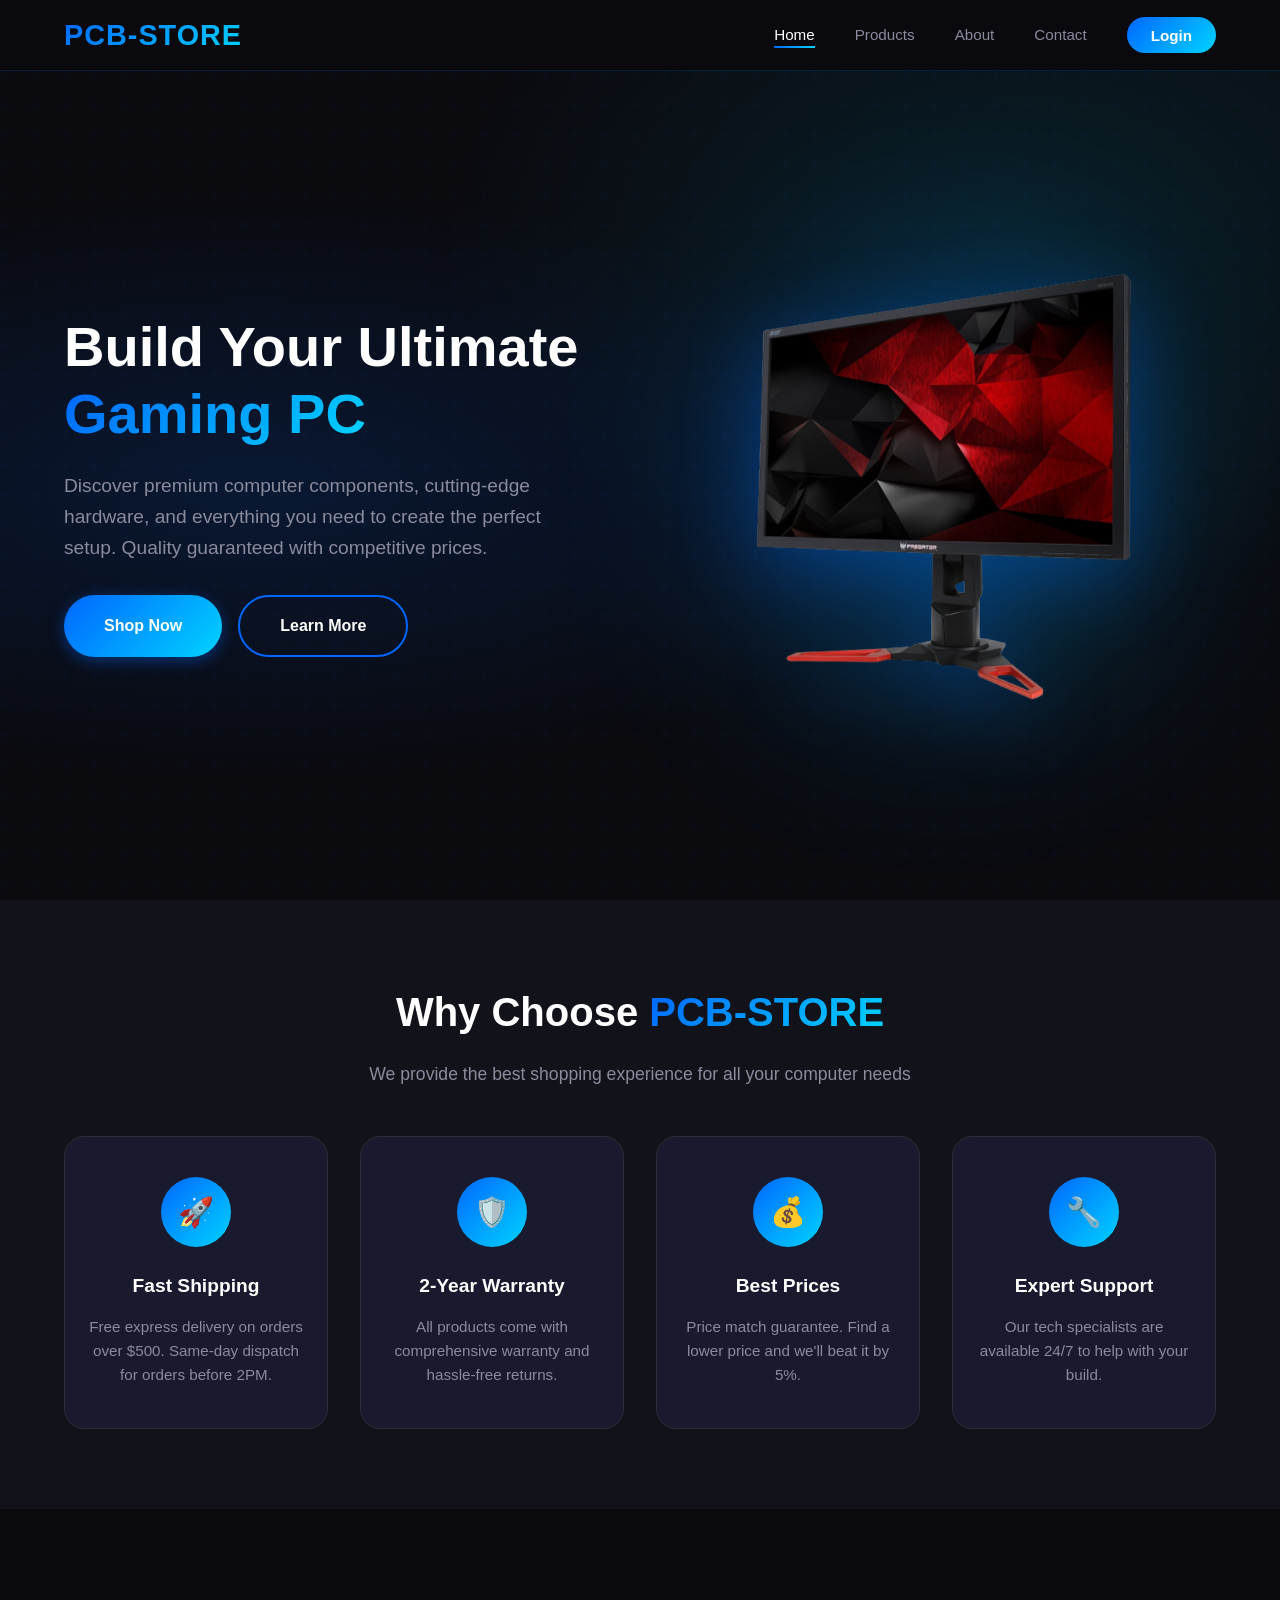
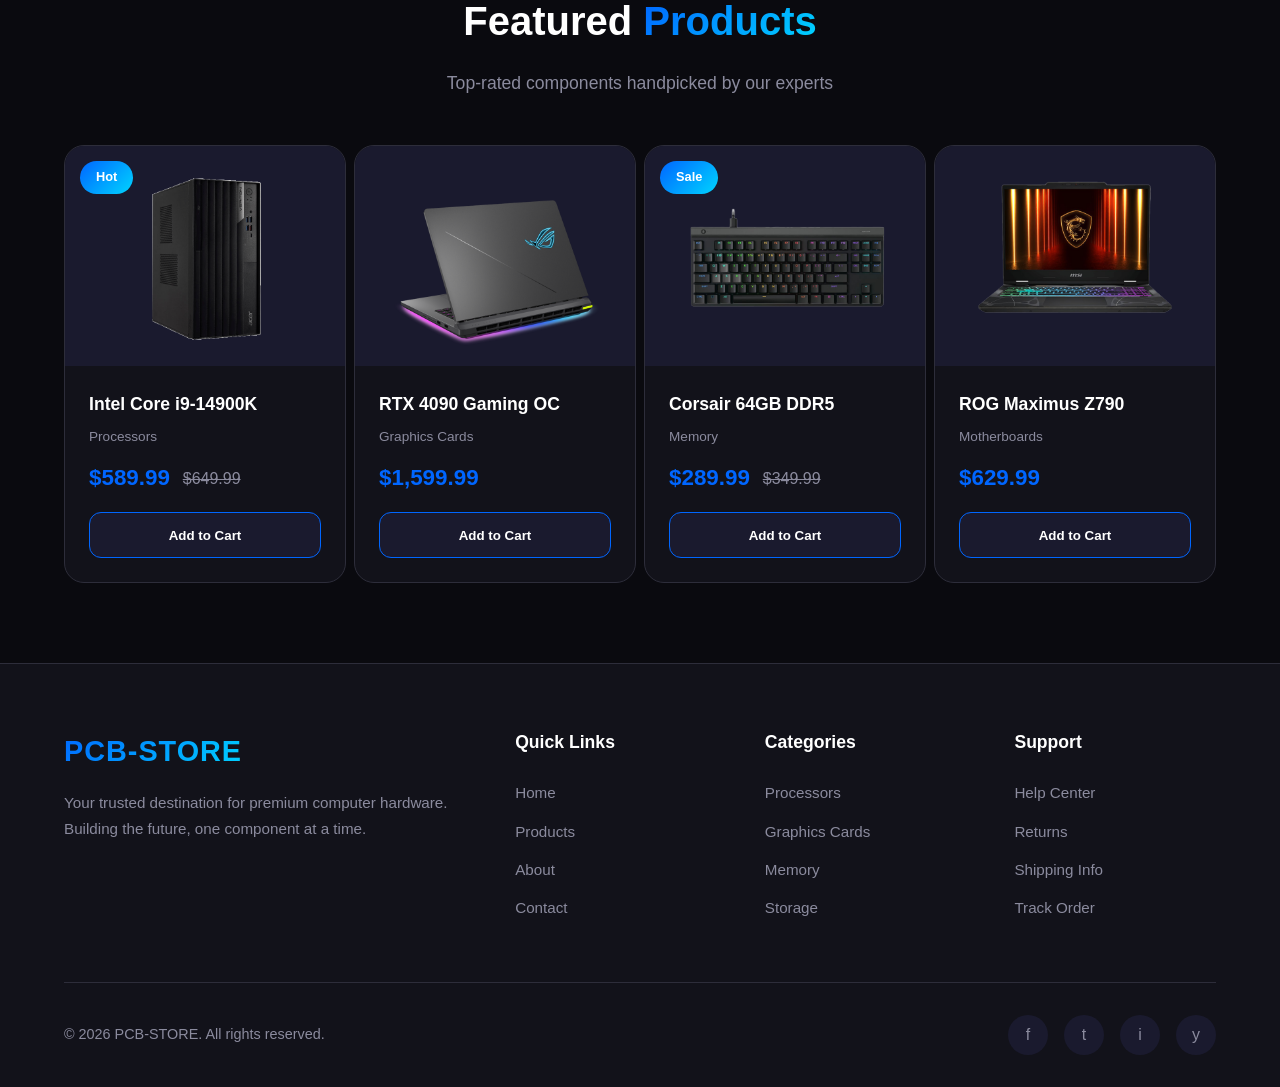
<file: index.html>
<!DOCTYPE html>
<html lang="en">
<head>
    <meta charset="UTF-8">
    <meta name="viewport" content="width=device-width, initial-scale=1.0">
    <title>PCB-STORE | Premium Computer Hardware</title>
    <link rel="stylesheet" href="css/style.css">
</head>
<body>
    <!-- Navigation -->
    <nav class="navbar">
        <div class="nav-container">
            <a href="index.html" class="logo">PCB-STORE</a>
            <ul class="nav-menu" id="navMenu">
                <li><a href="index.html" class="active">Home</a></li>
                <li><a href="products.html">Products</a></li>
                <li><a href="about.html">About</a></li>
                <li><a href="contact.html">Contact</a></li>
                <li><a href="login.html" class="btn-login">Login</a></li>
            </ul>
            <div class="hamburger" id="hamburger">
                <span></span>
                <span></span>
                <span></span>
            </div>
        </div>
    </nav>

    <main>
        <!-- Hero Section -->
        <section class="hero">
            <div class="hero-content">
                <div class="hero-text">
                    <h1>Build Your Ultimate <span class="gradient">Gaming PC</span></h1>
                    <p>Discover premium computer components, cutting-edge hardware, and everything you need to create the perfect setup. Quality guaranteed with competitive prices.</p>
                    <div class="hero-buttons">
                        <a href="products.html" class="btn btn-primary">Shop Now</a>
                        <a href="about.html" class="btn btn-secondary">Learn More</a>
                    </div>
                </div>
                <div class="hero-image">
                    <img src="assets/ACER LED Monitor Predator 28.png" alt="Gaming PC">
                </div>
            </div>
        </section>

        <!-- Features Section -->
        <section class="section features">
            <div class="section-header">
                <h2>Why Choose <span>PCB-STORE</span></h2>
                <p>We provide the best shopping experience for all your computer needs</p>
            </div>
            <div class="features-grid">
                <div class="feature-card">
                    <div class="feature-icon">🚀</div>
                    <h3>Fast Shipping</h3>
                    <p>Free express delivery on orders over $500. Same-day dispatch for orders before 2PM.</p>
                </div>
                <div class="feature-card">
                    <div class="feature-icon">🛡️</div>
                    <h3>2-Year Warranty</h3>
                    <p>All products come with comprehensive warranty and hassle-free returns.</p>
                </div>
                <div class="feature-card">
                    <div class="feature-icon">💰</div>
                    <h3>Best Prices</h3>
                    <p>Price match guarantee. Find a lower price and we'll beat it by 5%.</p>
                </div>
                <div class="feature-card">
                    <div class="feature-icon">🔧</div>
                    <h3>Expert Support</h3>
                    <p>Our tech specialists are available 24/7 to help with your build.</p>
                </div>
            </div>
        </section>

        <!-- Featured Products Section -->
        <section class="section">
            <div class="section-header">
                <h2>Featured <span>Products</span></h2>
                <p>Top-rated components handpicked by our experts</p>
            </div>
            <div class="products-grid">
                <!-- Product 1 -->
                <div class="product-card">
                    <div class="product-image">
                        <span class="product-badge">Hot</span>
                        <img src="assets/Acer Veriton VM4715G_E-Ci7-12700.png" alt="Intel Core i9-14900K">
                    </div>
                    <div class="product-info">
                        <h3>Intel Core i9-14900K</h3>
                        <p class="category">Processors</p>
                        <div class="product-price">
                            <span class="current-price">$589.99</span>
                            <span class="original-price">$649.99</span>
                        </div>
                        <button class="btn-add-cart">Add to Cart</button>
                    </div>
                </div>

                <!-- Product 2 -->
                <div class="product-card">
                    <div class="product-image">
                        <img src="assets/ASUS ROG STRIX G16.png" alt="RTX 4090 Gaming OC">
                    </div>
                    <div class="product-info">
                        <h3>RTX 4090 Gaming OC</h3>
                        <p class="category">Graphics Cards</p>
                        <div class="product-price">
                            <span class="current-price">$1,599.99</span>
                        </div>
                        <button class="btn-add-cart">Add to Cart</button>
                    </div>
                </div>

                <!-- Product 3 -->
                <div class="product-card">
                    <div class="product-image">
                        <span class="product-badge">Sale</span>
                        <img src="assets/Keyboard Gaming Logitech G515.png" alt="Corsair 64GB DDR5">
                    </div>
                    <div class="product-info">
                        <h3>Corsair 64GB DDR5</h3>
                        <p class="category">Memory</p>
                        <div class="product-price">
                            <span class="current-price">$289.99</span>
                            <span class="original-price">$349.99</span>
                        </div>
                        <button class="btn-add-cart">Add to Cart</button>
                    </div>
                </div>

                <!-- Product 4 -->
                <div class="product-card">
                    <div class="product-image">
                        <img src="assets/MSI Cyberg 15 LAPTOP.png" alt="ROG Maximus Z790">
                    </div>
                    <div class="product-info">
                        <h3>ROG Maximus Z790</h3>
                        <p class="category">Motherboards</p>
                        <div class="product-price">
                            <span class="current-price">$629.99</span>
                        </div>
                        <button class="btn-add-cart">Add to Cart</button>
                    </div>
                </div>
            </div>
        </section>
    </main>

    <!-- Footer -->
    <footer class="footer">
        <div class="footer-container">
            <div class="footer-top">
                <div class="footer-brand">
                    <a href="index.html" class="logo">PCB-STORE</a>
                    <p>Your trusted destination for premium computer hardware. Building the future, one component at a time.</p>
                </div>
                <div class="footer-links">
                    <h4>Quick Links</h4>
                    <ul>
                        <li><a href="index.html">Home</a></li>
                        <li><a href="products.html">Products</a></li>
                        <li><a href="about.html">About</a></li>
                        <li><a href="contact.html">Contact</a></li>
                    </ul>
                </div>
                <div class="footer-links">
                    <h4>Categories</h4>
                    <ul>
                        <li><a href="products.html">Processors</a></li>
                        <li><a href="products.html">Graphics Cards</a></li>
                        <li><a href="products.html">Memory</a></li>
                        <li><a href="products.html">Storage</a></li>
                    </ul>
                </div>
                <div class="footer-links">
                    <h4>Support</h4>
                    <ul>
                        <li><a href="contact.html">Help Center</a></li>
                        <li><a href="contact.html">Returns</a></li>
                        <li><a href="contact.html">Shipping Info</a></li>
                        <li><a href="contact.html">Track Order</a></li>
                    </ul>
                </div>
            </div>
            <div class="footer-bottom">
                <p>&copy; 2026 PCB-STORE. All rights reserved.</p>
                <div class="social-links">
                    <a href="#" aria-label="Facebook">f</a>
                    <a href="#" aria-label="Twitter">t</a>
                    <a href="#" aria-label="Instagram">i</a>
                    <a href="#" aria-label="YouTube">y</a>
                </div>
            </div>
        </div>
    </footer>

    <!-- Mobile Menu Toggle -->
    <script>
        const hamburger = document.getElementById('hamburger');
        const navMenu = document.getElementById('navMenu');

        hamburger.addEventListener('click', () => {
            navMenu.classList.toggle('active');
        });

        // Close menu when clicking on a link
        document.querySelectorAll('.nav-menu a').forEach(link => {
            link.addEventListener('click', () => {
                navMenu.classList.remove('active');
            });
        });
    </script>
</body>
</html>
</file>
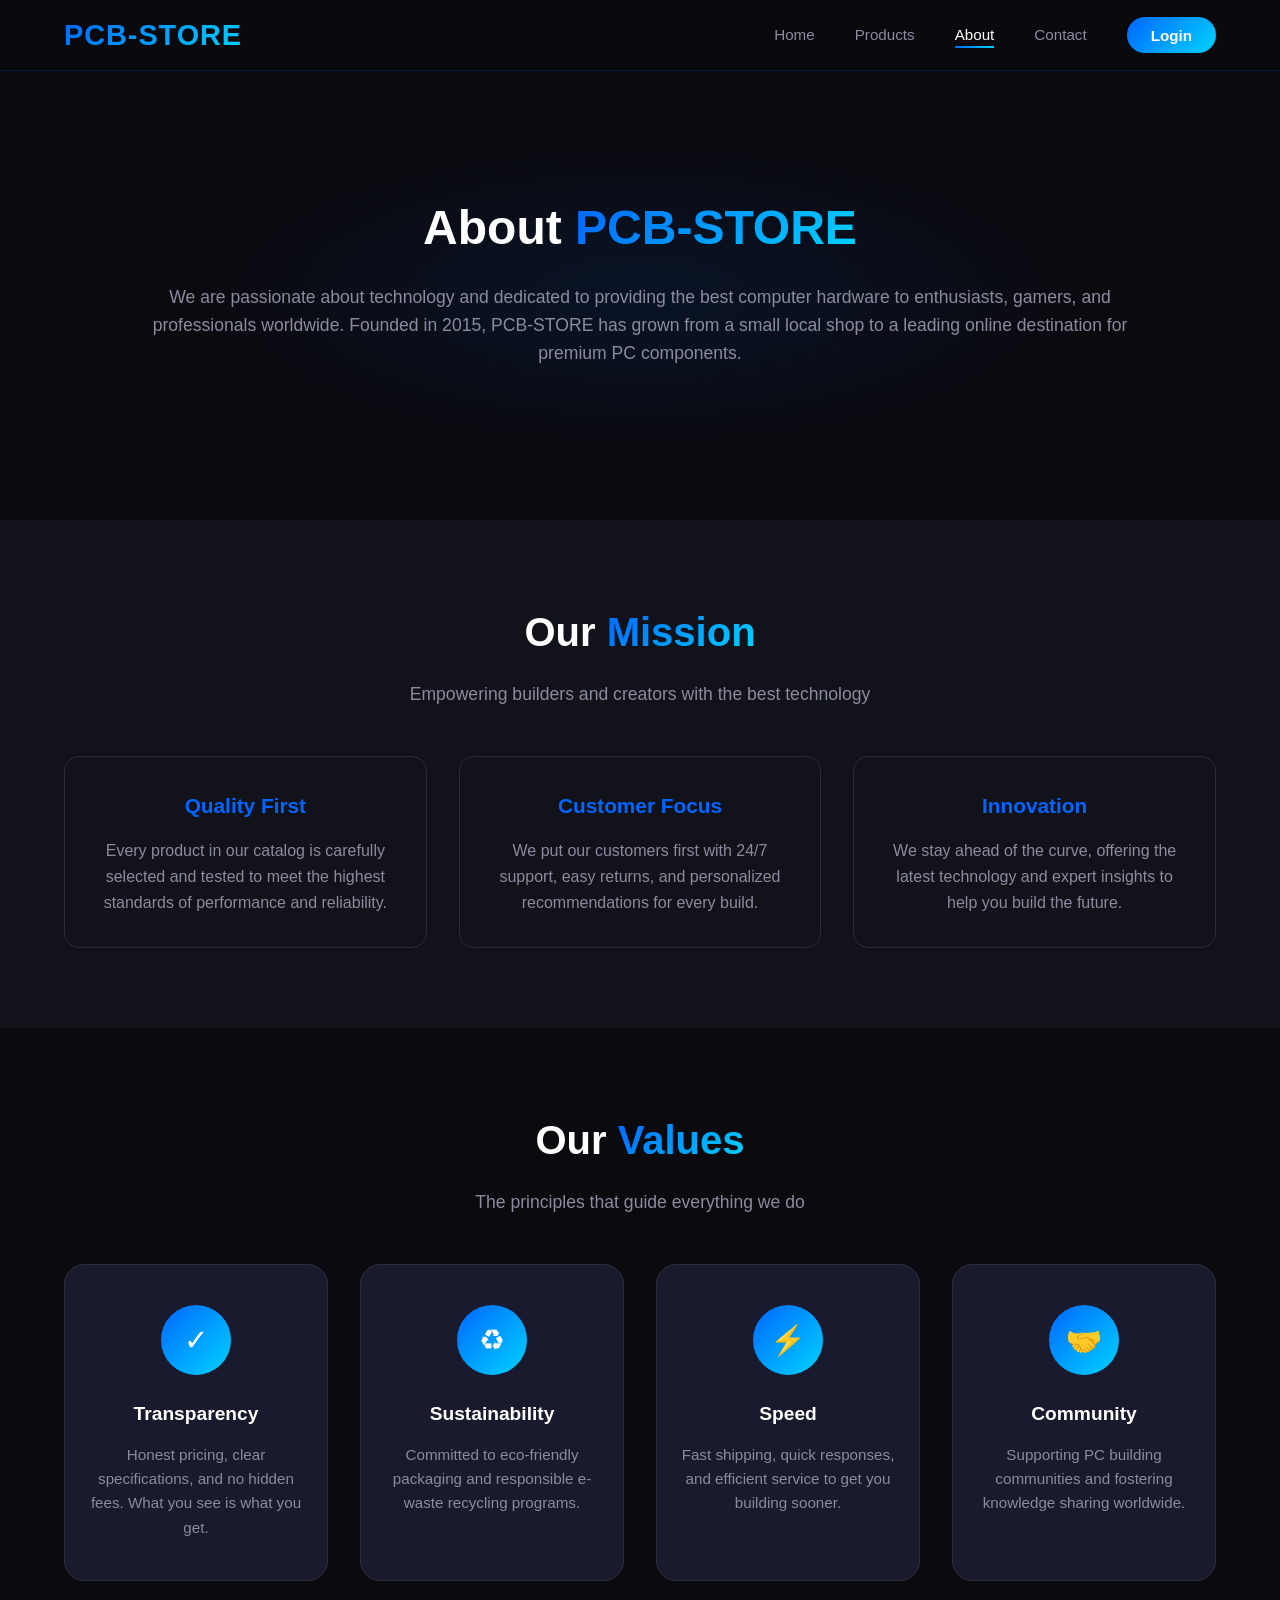
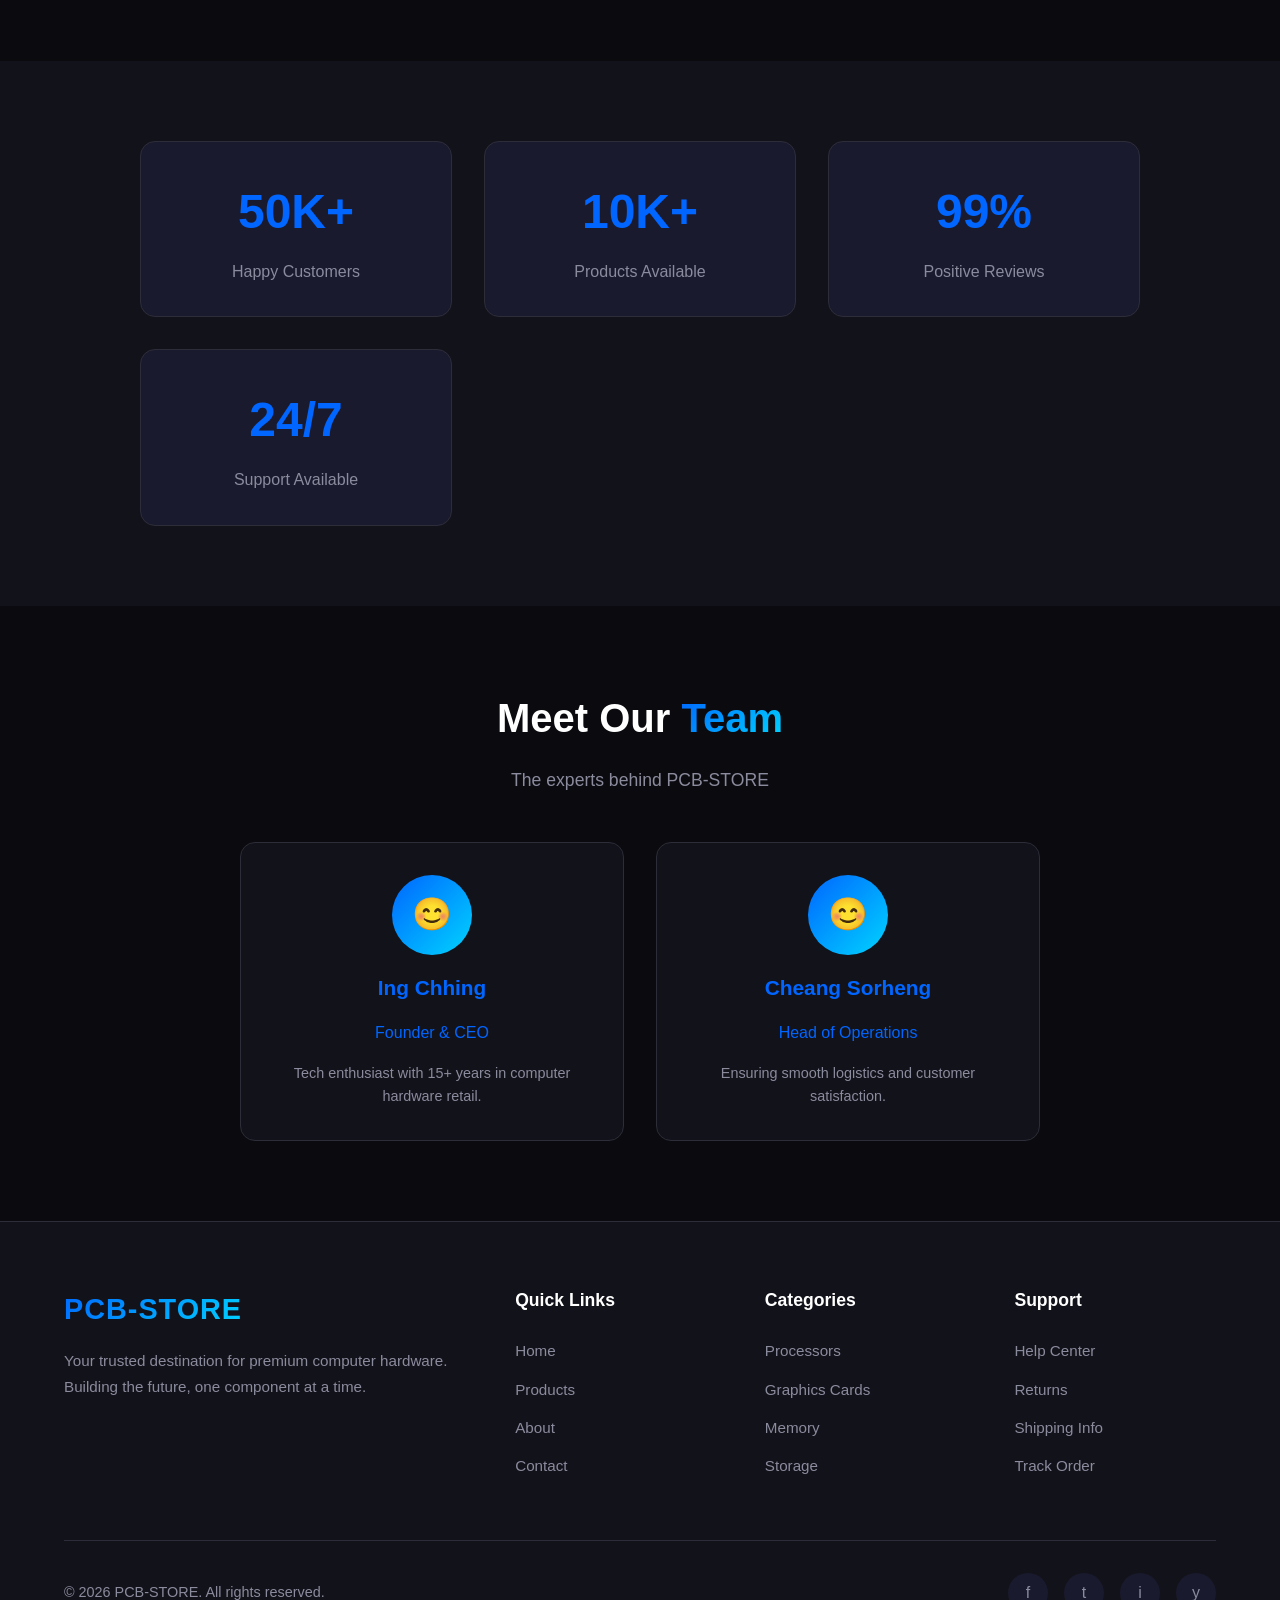
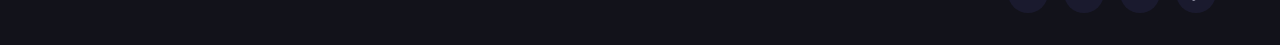
<file: about.html>
<!DOCTYPE html>
<html lang="en">
<head>
    <meta charset="UTF-8">
    <meta name="viewport" content="width=device-width, initial-scale=1.0">
    <title>About | PCB-STORE</title>
    <link rel="stylesheet" href="css/style.css">
</head>
<body>
    <!-- Navigation -->
    <nav class="navbar">
        <div class="nav-container">
            <a href="index.html" class="logo">PCB-STORE</a>
            <ul class="nav-menu" id="navMenu">
                <li><a href="index.html">Home</a></li>
                <li><a href="products.html">Products</a></li>
                <li><a href="about.html" class="active">About</a></li>
                <li><a href="contact.html">Contact</a></li>
                <li><a href="login.html" class="btn-login">Login</a></li>
            </ul>
            <div class="hamburger" id="hamburger">
                <span></span>
                <span></span>
                <span></span>
            </div>
        </div>
    </nav>

    <main>
        <!-- About Hero -->
        <section class="about-hero">
            <div class="about-content">
                <h1>About <span>PCB-STORE</span></h1>
                <p>We are passionate about technology and dedicated to providing the best computer hardware to enthusiasts, gamers, and professionals worldwide. Founded in 2015, PCB-STORE has grown from a small local shop to a leading online destination for premium PC components.</p>
            </div>
        </section>

        <!-- Mission Section -->
        <section class="section features">
            <div class="section-header">
                <h2>Our <span>Mission</span></h2>
                <p>Empowering builders and creators with the best technology</p>
            </div>
            <div class="about-grid">
                <div class="about-card">
                    <h3>Quality First</h3>
                    <p>Every product in our catalog is carefully selected and tested to meet the highest standards of performance and reliability.</p>
                </div>
                <div class="about-card">
                    <h3>Customer Focus</h3>
                    <p>We put our customers first with 24/7 support, easy returns, and personalized recommendations for every build.</p>
                </div>
                <div class="about-card">
                    <h3>Innovation</h3>
                    <p>We stay ahead of the curve, offering the latest technology and expert insights to help you build the future.</p>
                </div>
            </div>
        </section>

        <!-- Values Section -->
        <section class="section">
            <div class="section-header">
                <h2>Our <span>Values</span></h2>
                <p>The principles that guide everything we do</p>
            </div>
            <div class="features-grid">
                <div class="feature-card">
                    <div class="feature-icon">✓</div>
                    <h3>Transparency</h3>
                    <p>Honest pricing, clear specifications, and no hidden fees. What you see is what you get.</p>
                </div>
                <div class="feature-card">
                    <div class="feature-icon">♻</div>
                    <h3>Sustainability</h3>
                    <p>Committed to eco-friendly packaging and responsible e-waste recycling programs.</p>
                </div>
                <div class="feature-card">
                    <div class="feature-icon">⚡</div>
                    <h3>Speed</h3>
                    <p>Fast shipping, quick responses, and efficient service to get you building sooner.</p>
                </div>
                <div class="feature-card">
                    <div class="feature-icon">🤝</div>
                    <h3>Community</h3>
                    <p>Supporting PC building communities and fostering knowledge sharing worldwide.</p>
                </div>
            </div>
        </section>

        <!-- Stats Section -->
        <section class="section" style="background: var(--dark-card);">
            <div class="features-grid" style="max-width: 1000px;">
                <div class="about-card" style="background: var(--dark-surface);">
                    <h3 style="font-size: 3rem; color: var(--primary-color); margin-bottom: 0.5rem;">50K+</h3>
                    <p>Happy Customers</p>
                </div>
                <div class="about-card" style="background: var(--dark-surface);">
                    <h3 style="font-size: 3rem; color: var(--primary-color); margin-bottom: 0.5rem;">10K+</h3>
                    <p>Products Available</p>
                </div>
                <div class="about-card" style="background: var(--dark-surface);">
                    <h3 style="font-size: 3rem; color: var(--primary-color); margin-bottom: 0.5rem;">99%</h3>
                    <p>Positive Reviews</p>
                </div>
                <div class="about-card" style="background: var(--dark-surface);">
                    <h3 style="font-size: 3rem; color: var(--primary-color); margin-bottom: 0.5rem;">24/7</h3>
                    <p>Support Available</p>
                </div>
            </div>
        </section>

        <!-- Team Section -->
        <section class="section">
            <div class="section-header">
                <h2>Meet Our <span>Team</span></h2>
                <p>The experts behind PCB-STORE</p>
            </div>
            <div style="max-width: 800px; margin: 0 auto; display: grid; grid-template-columns: repeat(2, 1fr); gap: 2rem;">
                <div class="about-card">
                    <div style="width: 80px; height: 80px; background: var(--gradient-tech); border-radius: 50%; margin: 0 auto 1rem; display: flex; align-items: center; justify-content: center; font-size: 2rem; color: white;">😊</div>
                    <h3>Ing Chhing</h3>
                    <p style="color: var(--primary-color);">Founder & CEO</p>
                    <p style="font-size: 0.9rem; margin-top: 1rem;">Tech enthusiast with 15+ years in computer hardware retail.</p>
                </div>
                <div class="about-card">
                    <div style="width: 80px; height: 80px; background: var(--gradient-tech); border-radius: 50%; margin: 0 auto 1rem; display: flex; align-items: center; justify-content: center; font-size: 2rem; color: white;">😊</div>
                    <h3>Cheang Sorheng</h3>
                    <p style="color: var(--primary-color);">Head of Operations</p>
                    <p style="font-size: 0.9rem; margin-top: 1rem;">Ensuring smooth logistics and customer satisfaction.</p>
                </div>
            </div>
        </section>
    </main>

    <!-- Footer -->
    <footer class="footer">
        <div class="footer-container">
            <div class="footer-top">
                <div class="footer-brand">
                    <a href="index.html" class="logo">PCB-STORE</a>
                    <p>Your trusted destination for premium computer hardware. Building the future, one component at a time.</p>
                </div>
                <div class="footer-links">
                    <h4>Quick Links</h4>
                    <ul>
                        <li><a href="index.html">Home</a></li>
                        <li><a href="products.html">Products</a></li>
                        <li><a href="about.html">About</a></li>
                        <li><a href="contact.html">Contact</a></li>
                    </ul>
                </div>
                <div class="footer-links">
                    <h4>Categories</h4>
                    <ul>
                        <li><a href="products.html">Processors</a></li>
                        <li><a href="products.html">Graphics Cards</a></li>
                        <li><a href="products.html">Memory</a></li>
                        <li><a href="products.html">Storage</a></li>
                    </ul>
                </div>
                <div class="footer-links">
                    <h4>Support</h4>
                    <ul>
                        <li><a href="contact.html">Help Center</a></li>
                        <li><a href="contact.html">Returns</a></li>
                        <li><a href="contact.html">Shipping Info</a></li>
                        <li><a href="contact.html">Track Order</a></li>
                    </ul>
                </div>
            </div>
            <div class="footer-bottom">
                <p>&copy; 2026 PCB-STORE. All rights reserved.</p>
                <div class="social-links">
                    <a href="#" aria-label="Facebook">f</a>
                    <a href="#" aria-label="Twitter">t</a>
                    <a href="#" aria-label="Instagram">i</a>
                    <a href="#" aria-label="YouTube">y</a>
                </div>
            </div>
        </div>
    </footer>

    <!-- Mobile Menu Toggle -->
    <script>
        const hamburger = document.getElementById('hamburger');
        const navMenu = document.getElementById('navMenu');

        hamburger.addEventListener('click', () => {
            navMenu.classList.toggle('active');
        });

        document.querySelectorAll('.nav-menu a').forEach(link => {
            link.addEventListener('click', () => {
                navMenu.classList.remove('active');
            });
        });
    </script>
</body>
</html>
</file>
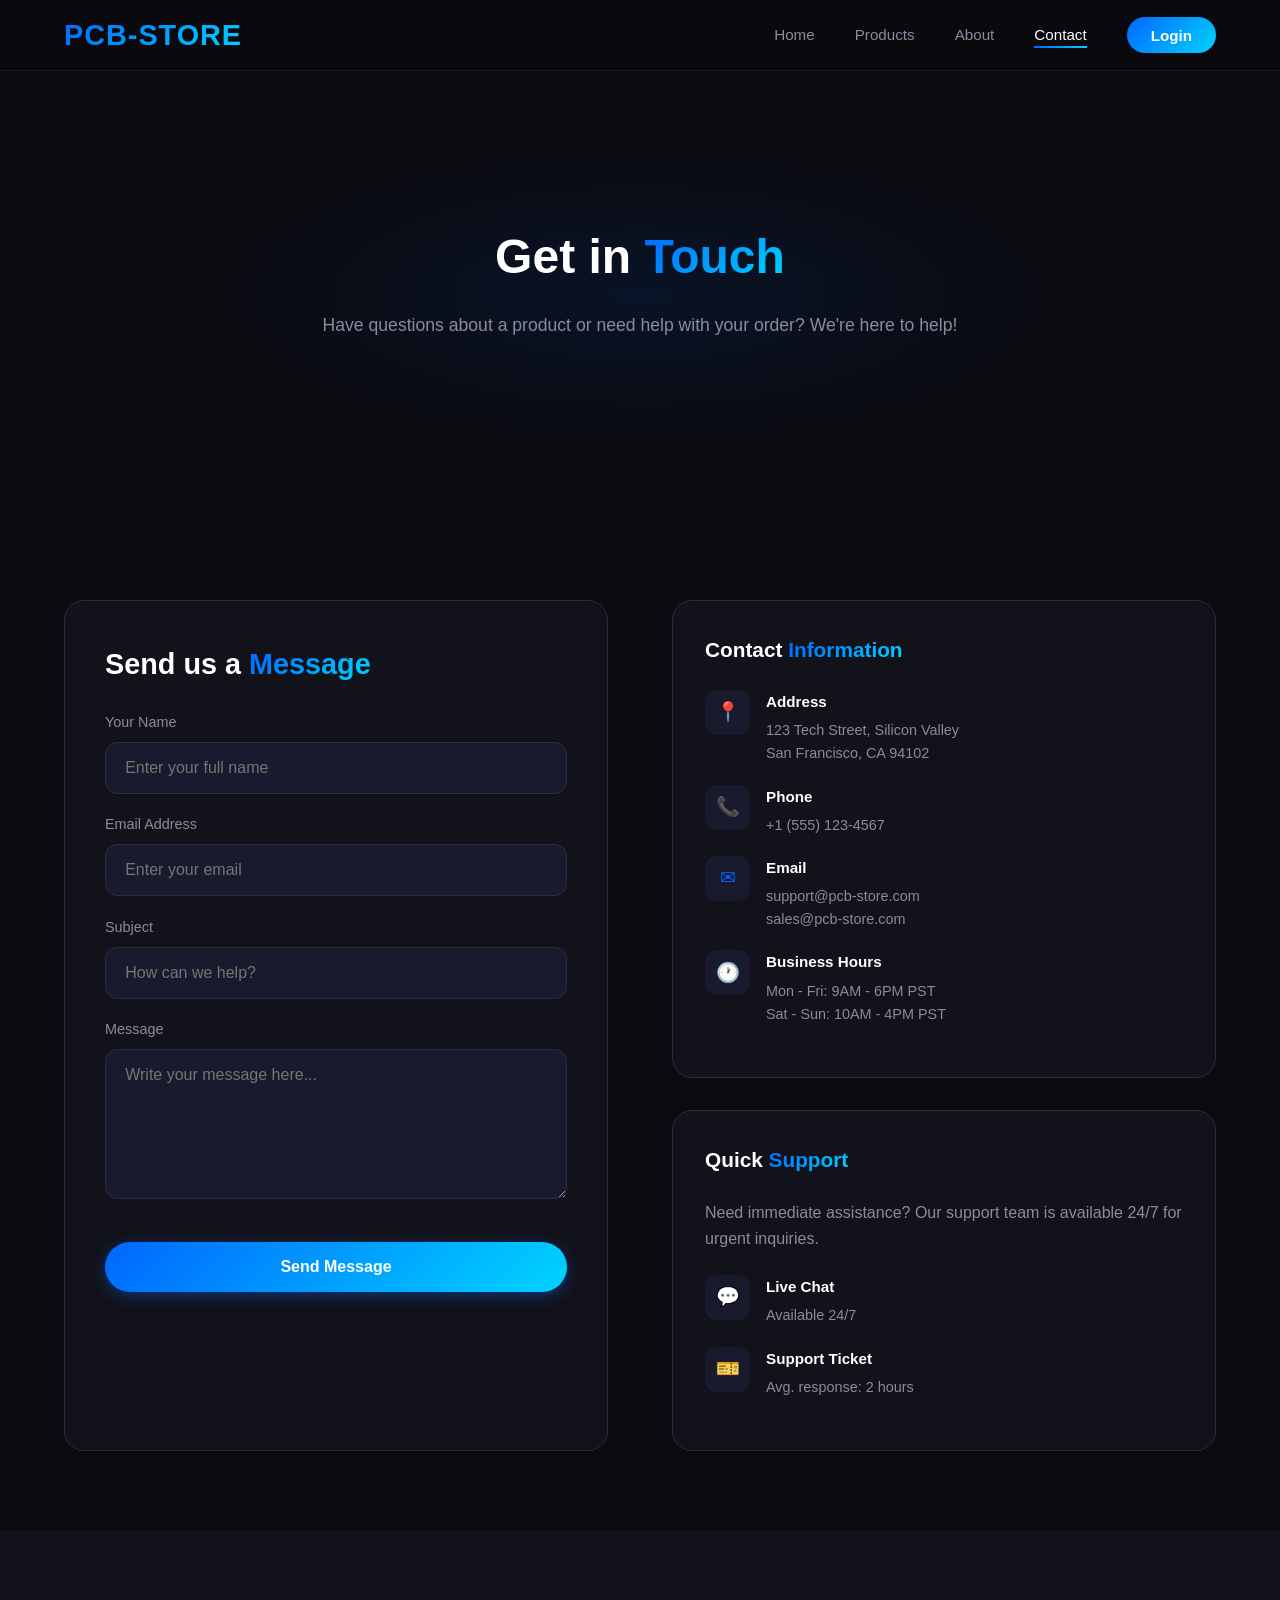
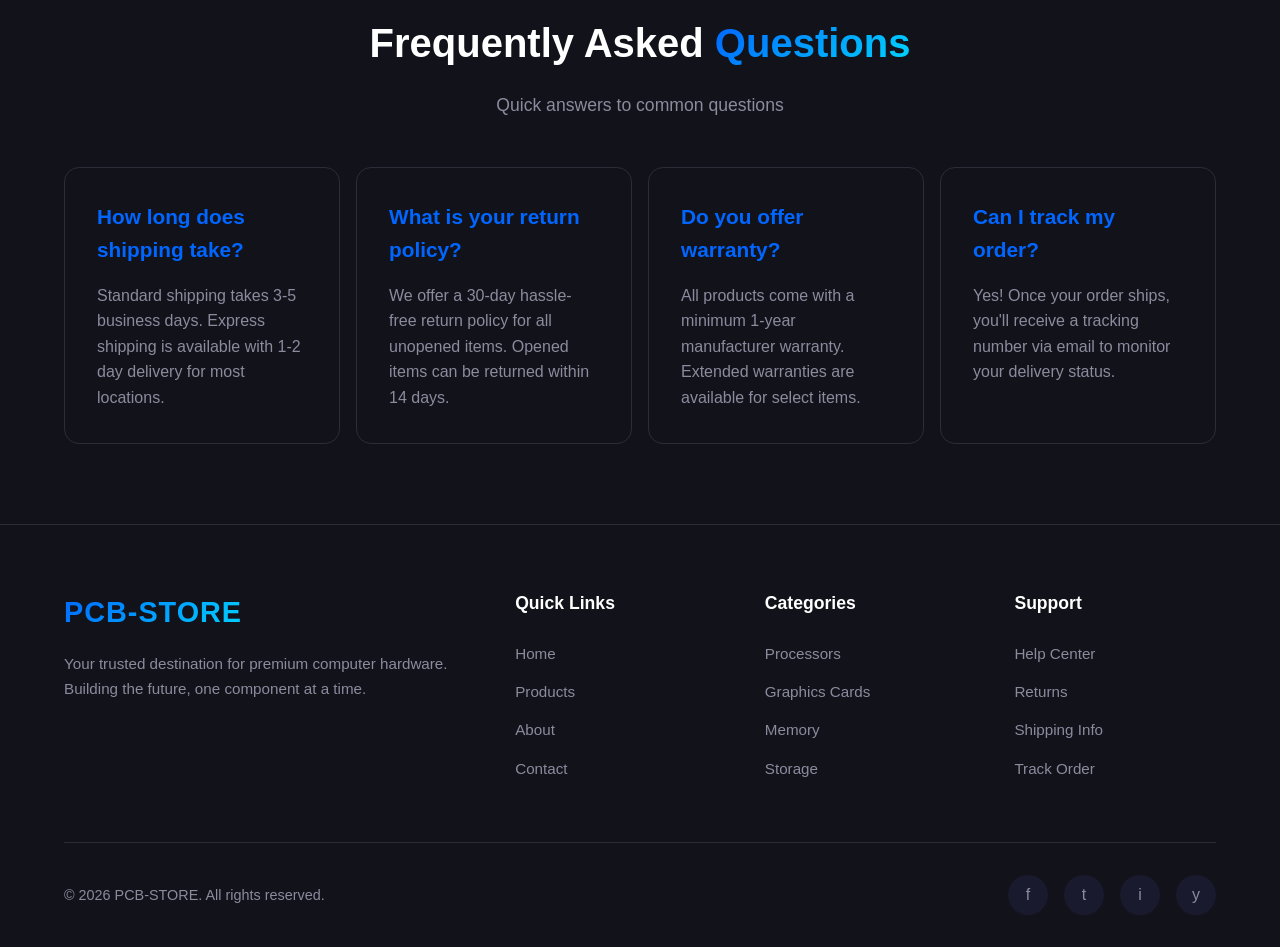
<file: contact.html>
<!DOCTYPE html>
<html lang="en">
<head>
    <meta charset="UTF-8">
    <meta name="viewport" content="width=device-width, initial-scale=1.0">
    <title>Contact | PCB-STORE</title>
    <link rel="stylesheet" href="css/style.css">
</head>
<body>
    <!-- Navigation -->
    <nav class="navbar">
        <div class="nav-container">
            <a href="index.html" class="logo">PCB-STORE</a>
            <ul class="nav-menu" id="navMenu">
                <li><a href="index.html">Home</a></li>
                <li><a href="products.html">Products</a></li>
                <li><a href="about.html">About</a></li>
                <li><a href="contact.html" class="active">Contact</a></li>
                <li><a href="login.html" class="btn-login">Login</a></li>
            </ul>
            <div class="hamburger" id="hamburger">
                <span></span>
                <span></span>
                <span></span>
            </div>
        </div>
    </nav>

    <main>
        <!-- Contact Hero -->
        <section class="about-hero">
            <div class="about-content">
                <h1>Get in <span>Touch</span></h1>
                <p>Have questions about a product or need help with your order? We're here to help!</p>
            </div>
        </section>

        <!-- Contact Section -->
        <section class="section">
            <div class="contact-container">
                <!-- Contact Form -->
                <div class="contact-form-wrapper">
                    <h2>Send us a <span>Message</span></h2>
                    <form class="auth-form" action="#" method="POST">
                        <div class="form-group">
                            <label for="name">Your Name</label>
                            <input type="text" id="name" name="name" placeholder="Enter your full name" required>
                        </div>
                        <div class="form-group">
                            <label for="email">Email Address</label>
                            <input type="email" id="email" name="email" placeholder="Enter your email" required>
                        </div>
                        <div class="form-group">
                            <label for="subject">Subject</label>
                            <input type="text" id="subject" name="subject" placeholder="How can we help?" required>
                        </div>
                        <div class="form-group">
                            <label for="message">Message</label>
                            <textarea id="message" name="message" placeholder="Write your message here..." required></textarea>
                        </div>
                        <button type="submit" class="btn btn-primary">Send Message</button>
                    </form>
                </div>

                <!-- Contact Info -->
                <div class="contact-info-wrapper">
                    <div class="contact-info-card">
                        <h3>Contact <span>Information</span></h3>
                        <div class="info-item">
                            <div class="info-icon">📍</div>
                            <div class="info-content">
                                <h4>Address</h4>
                                <p>123 Tech Street, Silicon Valley<br>San Francisco, CA 94102</p>
                            </div>
                        </div>
                        <div class="info-item">
                            <div class="info-icon">📞</div>
                            <div class="info-content">
                                <h4>Phone</h4>
                                <p>+1 (555) 123-4567</p>
                            </div>
                        </div>
                        <div class="info-item">
                            <div class="info-icon">✉</div>
                            <div class="info-content">
                                <h4>Email</h4>
                                <p>support@pcb-store.com<br>sales@pcb-store.com</p>
                            </div>
                        </div>
                        <div class="info-item">
                            <div class="info-icon">🕐</div>
                            <div class="info-content">
                                <h4>Business Hours</h4>
                                <p>Mon - Fri: 9AM - 6PM PST<br>Sat - Sun: 10AM - 4PM PST</p>
                            </div>
                        </div>
                    </div>

                    <div class="contact-info-card">
                        <h3>Quick <span>Support</span></h3>
                        <p style="color: var(--gray); margin-bottom: 1.5rem;">Need immediate assistance? Our support team is available 24/7 for urgent inquiries.</p>
                        <div class="info-item">
                            <div class="info-icon">💬</div>
                            <div class="info-content">
                                <h4>Live Chat</h4>
                                <p>Available 24/7</p>
                            </div>
                        </div>
                        <div class="info-item">
                            <div class="info-icon">🎫</div>
                            <div class="info-content">
                                <h4>Support Ticket</h4>
                                <p>Avg. response: 2 hours</p>
                            </div>
                        </div>
                    </div>
                </div>
            </div>
        </section>

        <!-- FAQ Section -->
        <section class="section" style="background: var(--dark-card);">
            <div class="section-header">
                <h2>Frequently Asked <span>Questions</span></h2>
                <p>Quick answers to common questions</p>
            </div>
            <div style="max-width: 1400px; margin: 0 auto; display: grid; grid-template-columns: repeat(4, 1fr); gap: 1rem;">
                <div class="about-card" style="text-align: left;">
                    <h3>How long does shipping take?</h3>
                    <p style="color: var(--gray); margin: 0;">Standard shipping takes 3-5 business days. Express shipping is available with 1-2 day delivery for most locations.</p>
                </div>
                <div class="about-card" style="text-align: left;">
                    <h3>What is your return policy?</h3>
                    <p style="color: var(--gray); margin: 0;">We offer a 30-day hassle-free return policy for all unopened items. Opened items can be returned within 14 days.</p>
                </div>
                <div class="about-card" style="text-align: left;">
                    <h3>Do you offer warranty?</h3>
                    <p style="color: var(--gray); margin: 0;">All products come with a minimum 1-year manufacturer warranty. Extended warranties are available for select items.</p>
                </div>
                <div class="about-card" style="text-align: left;">
                    <h3>Can I track my order?</h3>
                    <p style="color: var(--gray); margin: 0;">Yes! Once your order ships, you'll receive a tracking number via email to monitor your delivery status.</p>
                </div>
            </div>
        </section>
    </main>

    <!-- Footer -->
    <footer class="footer">
        <div class="footer-container">
            <div class="footer-top">
                <div class="footer-brand">
                    <a href="index.html" class="logo">PCB-STORE</a>
                    <p>Your trusted destination for premium computer hardware. Building the future, one component at a time.</p>
                </div>
                <div class="footer-links">
                    <h4>Quick Links</h4>
                    <ul>
                        <li><a href="index.html">Home</a></li>
                        <li><a href="products.html">Products</a></li>
                        <li><a href="about.html">About</a></li>
                        <li><a href="contact.html">Contact</a></li>
                    </ul>
                </div>
                <div class="footer-links">
                    <h4>Categories</h4>
                    <ul>
                        <li><a href="products.html">Processors</a></li>
                        <li><a href="products.html">Graphics Cards</a></li>
                        <li><a href="products.html">Memory</a></li>
                        <li><a href="products.html">Storage</a></li>
                    </ul>
                </div>
                <div class="footer-links">
                    <h4>Support</h4>
                    <ul>
                        <li><a href="contact.html">Help Center</a></li>
                        <li><a href="contact.html">Returns</a></li>
                        <li><a href="contact.html">Shipping Info</a></li>
                        <li><a href="contact.html">Track Order</a></li>
                    </ul>
                </div>
            </div>
            <div class="footer-bottom">
                <p>&copy; 2026 PCB-STORE. All rights reserved.</p>
                <div class="social-links">
                    <a href="#" aria-label="Facebook">f</a>
                    <a href="#" aria-label="Twitter">t</a>
                    <a href="#" aria-label="Instagram">i</a>
                    <a href="#" aria-label="YouTube">y</a>
                </div>
            </div>
        </div>
    </footer>

    <!-- Mobile Menu Toggle -->
    <script>
        const hamburger = document.getElementById('hamburger');
        const navMenu = document.getElementById('navMenu');

        hamburger.addEventListener('click', () => {
            navMenu.classList.toggle('active');
        });

        document.querySelectorAll('.nav-menu a').forEach(link => {
            link.addEventListener('click', () => {
                navMenu.classList.remove('active');
            });
        });
    </script>
</body>
</html>
</file>
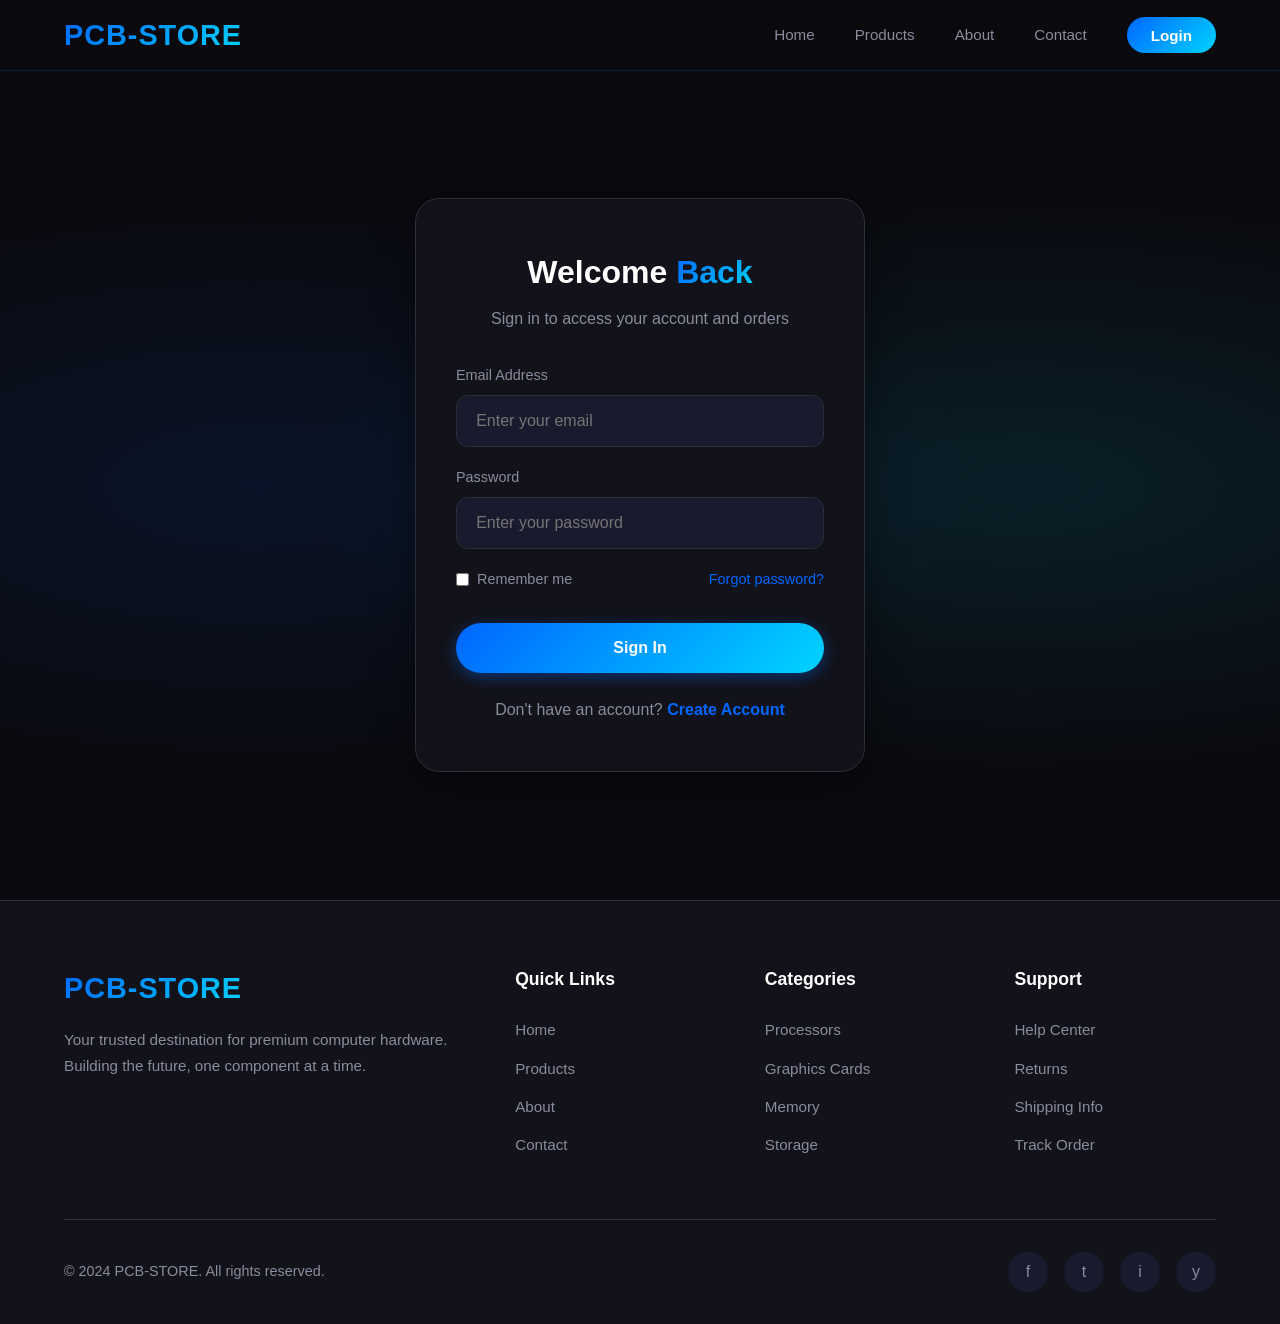
<file: login.html>
<!DOCTYPE html>
<html lang="en">
<head>
    <meta charset="UTF-8">
    <meta name="viewport" content="width=device-width, initial-scale=1.0">
    <title>Login | PCB-STORE</title>
    <link rel="stylesheet" href="css/style.css">
</head>
<body>
    <!-- Navigation -->
    <nav class="navbar">
        <div class="nav-container">
            <a href="index.html" class="logo">PCB-STORE</a>
            <ul class="nav-menu" id="navMenu">
                <li><a href="index.html">Home</a></li>
                <li><a href="products.html">Products</a></li>
                <li><a href="about.html">About</a></li>
                <li><a href="contact.html">Contact</a></li>
                <li><a href="login.html" class="btn-login active">Login</a></li>
            </ul>
            <div class="hamburger" id="hamburger">
                <span></span>
                <span></span>
                <span></span>
            </div>
        </div>
    </nav>

    <main class="auth-section">
        <div class="auth-container">
            <div class="auth-card">
                <div class="auth-header">
                    <h2>Welcome <span>Back</span></h2>
                    <p>Sign in to access your account and orders</p>
                </div>
                <form class="auth-form" action="#" method="POST">
                    <div class="form-group">
                        <label for="email">Email Address</label>
                        <input type="email" id="email" name="email" placeholder="Enter your email" required>
                    </div>
                    <div class="form-group">
                        <label for="password">Password</label>
                        <input type="password" id="password" name="password" placeholder="Enter your password" required>
                    </div>
                    <div style="display: flex; justify-content: space-between; align-items: center; margin-bottom: 1rem;">
                        <label style="display: flex; align-items: center; gap: 0.5rem; color: var(--gray); font-size: 0.9rem; cursor: pointer;">
                            <input type="checkbox" style="width: auto; cursor: pointer;">
                            Remember me
                        </label>
                        <a href="#" style="color: var(--primary-color); font-size: 0.9rem;">Forgot password?</a>
                    </div>
                    <button type="submit" class="btn btn-primary">Sign In</button>
                </form>
                <div class="auth-footer">
                    <p>Don't have an account? <a href="register.html">Create Account</a></p>
                </div>
            </div>
        </div>
    </main>

    <!-- Footer -->
    <footer class="footer">
        <div class="footer-container">
            <div class="footer-top">
                <div class="footer-brand">
                    <a href="index.html" class="logo">PCB-STORE</a>
                    <p>Your trusted destination for premium computer hardware. Building the future, one component at a time.</p>
                </div>
                <div class="footer-links">
                    <h4>Quick Links</h4>
                    <ul>
                        <li><a href="index.html">Home</a></li>
                        <li><a href="products.html">Products</a></li>
                        <li><a href="about.html">About</a></li>
                        <li><a href="contact.html">Contact</a></li>
                    </ul>
                </div>
                <div class="footer-links">
                    <h4>Categories</h4>
                    <ul>
                        <li><a href="products.html">Processors</a></li>
                        <li><a href="products.html">Graphics Cards</a></li>
                        <li><a href="products.html">Memory</a></li>
                        <li><a href="products.html">Storage</a></li>
                    </ul>
                </div>
                <div class="footer-links">
                    <h4>Support</h4>
                    <ul>
                        <li><a href="contact.html">Help Center</a></li>
                        <li><a href="contact.html">Returns</a></li>
                        <li><a href="contact.html">Shipping Info</a></li>
                        <li><a href="contact.html">Track Order</a></li>
                    </ul>
                </div>
            </div>
            <div class="footer-bottom">
                <p>&copy; 2024 PCB-STORE. All rights reserved.</p>
                <div class="social-links">
                    <a href="#" aria-label="Facebook">f</a>
                    <a href="#" aria-label="Twitter">t</a>
                    <a href="#" aria-label="Instagram">i</a>
                    <a href="#" aria-label="YouTube">y</a>
                </div>
            </div>
        </div>
    </footer>

    <!-- Mobile Menu Toggle -->
    <script>
        const hamburger = document.getElementById('hamburger');
        const navMenu = document.getElementById('navMenu');

        hamburger.addEventListener('click', () => {
            navMenu.classList.toggle('active');
        });

        document.querySelectorAll('.nav-menu a').forEach(link => {
            link.addEventListener('click', () => {
                navMenu.classList.remove('active');
            });
        });
    </script>
</body>
</html>
</file>
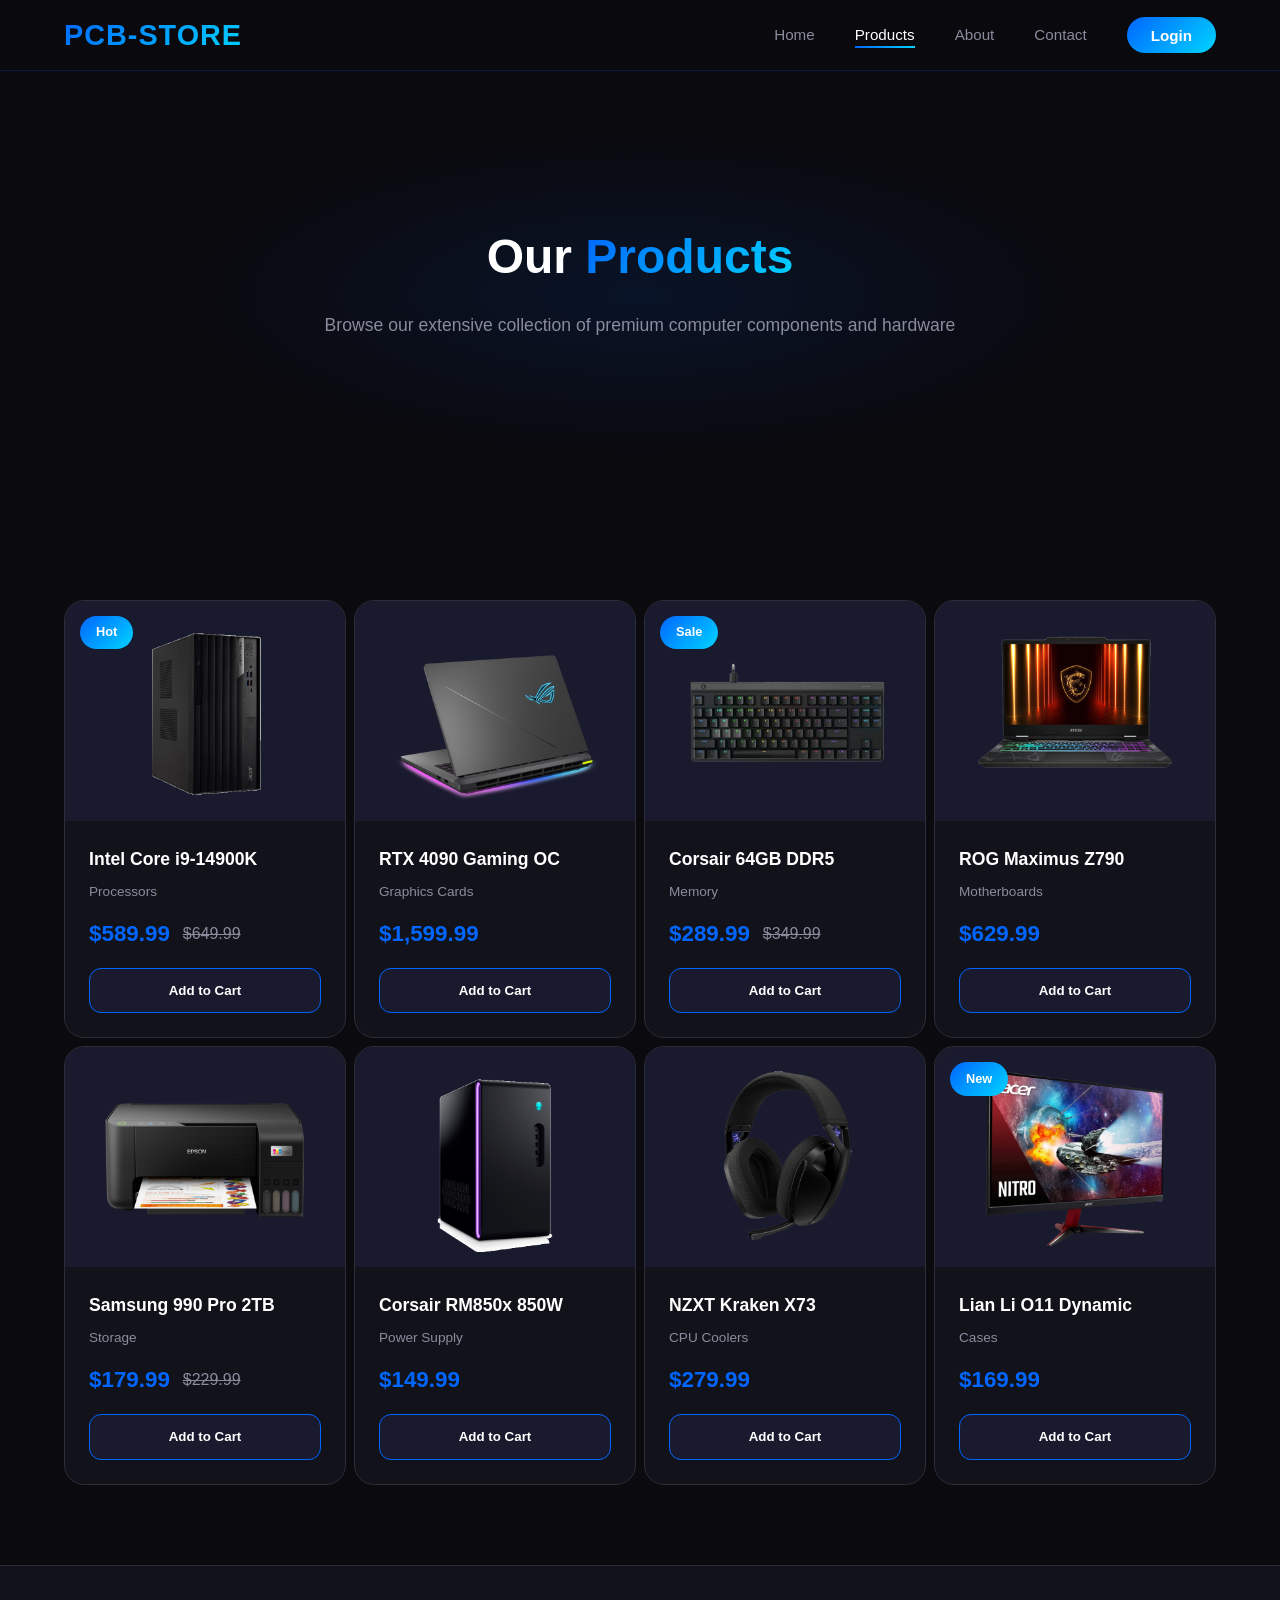
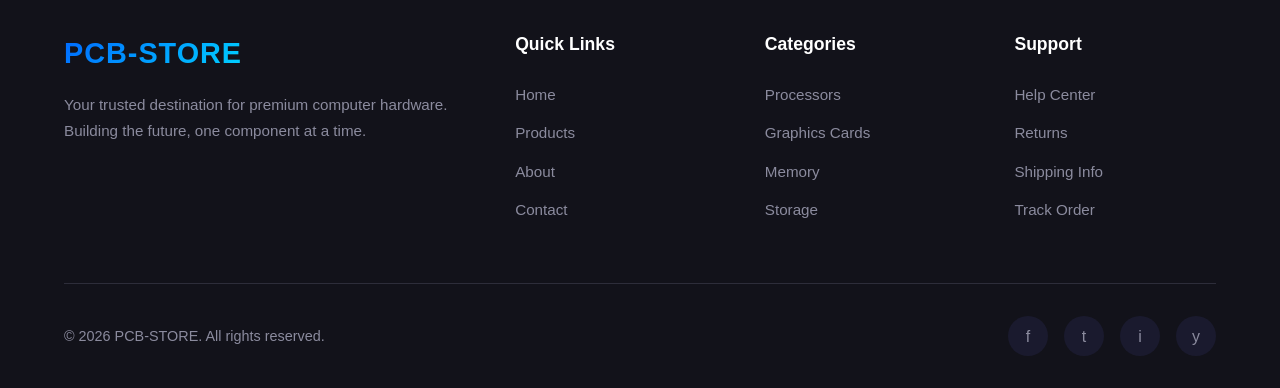
<file: products.html>
<!DOCTYPE html>
<html lang="en">
<head>
    <meta charset="UTF-8">
    <meta name="viewport" content="width=device-width, initial-scale=1.0">
    <title>Products | PCB-STORE</title>
    <link rel="stylesheet" href="css/style.css">
</head>
<body>
    <!-- Navigation -->
    <nav class="navbar">
        <div class="nav-container">
            <a href="index.html" class="logo">PCB-STORE</a>
            <ul class="nav-menu" id="navMenu">
                <li><a href="index.html">Home</a></li>
                <li><a href="products.html" class="active">Products</a></li>
                <li><a href="about.html">About</a></li>
                <li><a href="contact.html">Contact</a></li>
                <li><a href="login.html" class="btn-login">Login</a></li>
            </ul>
            <div class="hamburger" id="hamburger">
                <span></span>
                <span></span>
                <span></span>
            </div>
        </div>
    </nav>

    <main>
        <!-- Page Header -->
        <section class="about-hero">
            <div class="about-content">
                <h1>Our <span>Products</span></h1>
                <p>Browse our extensive collection of premium computer components and hardware</p>
            </div>
        </section>

        <!-- Products Section -->
        <section class="section">
            <div class="products-grid">
                <!-- Product 1: CPU -->
                <div class="product-card">
                    <div class="product-image">
                        <span class="product-badge">Hot</span>
                        <img src="assets/Acer Veriton VM4715G_E-Ci7-12700.png" alt="Intel Core i9-14900K">
                    </div>
                    <div class="product-info">
                        <h3>Intel Core i9-14900K</h3>
                        <p class="category">Processors</p>
                        <div class="product-price">
                            <span class="current-price">$589.99</span>
                            <span class="original-price">$649.99</span>
                        </div>
                        <button class="btn-add-cart">Add to Cart</button>
                    </div>
                </div>

                <!-- Product 2: GPU -->
                <div class="product-card">
                    <div class="product-image">
                        <img src="assets/ASUS ROG STRIX G16.png" alt="RTX 4090 Gaming OC">
                    </div>
                    <div class="product-info">
                        <h3>RTX 4090 Gaming OC</h3>
                        <p class="category">Graphics Cards</p>
                        <div class="product-price">
                            <span class="current-price">$1,599.99</span>
                        </div>
                        <button class="btn-add-cart">Add to Cart</button>
                    </div>
                </div>

                <!-- Product 3: RAM -->
                <div class="product-card">
                    <div class="product-image">
                        <span class="product-badge">Sale</span>
                        <img src="assets/Keyboard Gaming Logitech G515.png" alt="Corsair 64GB DDR5">
                    </div>
                    <div class="product-info">
                        <h3>Corsair 64GB DDR5</h3>
                        <p class="category">Memory</p>
                        <div class="product-price">
                            <span class="current-price">$289.99</span>
                            <span class="original-price">$349.99</span>
                        </div>
                        <button class="btn-add-cart">Add to Cart</button>
                    </div>
                </div>

                <!-- Product 4: Motherboard -->
                <div class="product-card">
                    <div class="product-image">
                        <img src="assets/MSI Cyberg 15 LAPTOP.png" alt="ROG Maximus Z790">
                    </div>
                    <div class="product-info">
                        <h3>ROG Maximus Z790</h3>
                        <p class="category">Motherboards</p>
                        <div class="product-price">
                            <span class="current-price">$629.99</span>
                        </div>
                        <button class="btn-add-cart">Add to Cart</button>
                    </div>
                </div>

                <!-- Product 5: SSD -->
                <div class="product-card">
                    <div class="product-image">
                        <img src="assets/Printer Epson.png" alt="Samsung 990 Pro 2TB">
                    </div>
                    <div class="product-info">
                        <h3>Samsung 990 Pro 2TB</h3>
                        <p class="category">Storage</p>
                        <div class="product-price">
                            <span class="current-price">$179.99</span>
                            <span class="original-price">$229.99</span>
                        </div>
                        <button class="btn-add-cart">Add to Cart</button>
                    </div>
                </div>

                <!-- Product 6: PSU -->
                <div class="product-card">
                    <div class="product-image">
                        <img src="assets/DT Dell ALIENWARE AURORA.png" alt="Corsair RM850x 850W">
                    </div>
                    <div class="product-info">
                        <h3>Corsair RM850x 850W</h3>
                        <p class="category">Power Supply</p>
                        <div class="product-price">
                            <span class="current-price">$149.99</span>
                        </div>
                        <button class="btn-add-cart">Add to Cart</button>
                    </div>
                </div>

                <!-- Product 7: CPU Cooler -->
                <div class="product-card">
                    <div class="product-image">
                        <img src="assets/Headset Gaming Logitech.png" alt="NZXT Kraken X73">
                    </div>
                    <div class="product-info">
                        <h3>NZXT Kraken X73</h3>
                        <p class="category">CPU Coolers</p>
                        <div class="product-price">
                            <span class="current-price">$279.99</span>
                        </div>
                        <button class="btn-add-cart">Add to Cart</button>
                    </div>
                </div>

                <!-- Product 8: PC Case -->
                <div class="product-card">
                    <div class="product-image">
                        <span class="product-badge">New</span>
                        <img src="assets/ACER LED Monitor 27.png" alt="Lian Li O11 Dynamic">
                    </div>
                    <div class="product-info">
                        <h3>Lian Li O11 Dynamic</h3>
                        <p class="category">Cases</p>
                        <div class="product-price">
                            <span class="current-price">$169.99</span>
                        </div>
                        <button class="btn-add-cart">Add to Cart</button>
                    </div>
                </div>
            </div>
        </section>
    </main>

    <!-- Footer -->
    <footer class="footer">
        <div class="footer-container">
            <div class="footer-top">
                <div class="footer-brand">
                    <a href="index.html" class="logo">PCB-STORE</a>
                    <p>Your trusted destination for premium computer hardware. Building the future, one component at a time.</p>
                </div>
                <div class="footer-links">
                    <h4>Quick Links</h4>
                    <ul>
                        <li><a href="index.html">Home</a></li>
                        <li><a href="products.html">Products</a></li>
                        <li><a href="about.html">About</a></li>
                        <li><a href="contact.html">Contact</a></li>
                    </ul>
                </div>
                <div class="footer-links">
                    <h4>Categories</h4>
                    <ul>
                        <li><a href="products.html">Processors</a></li>
                        <li><a href="products.html">Graphics Cards</a></li>
                        <li><a href="products.html">Memory</a></li>
                        <li><a href="products.html">Storage</a></li>
                    </ul>
                </div>
                <div class="footer-links">
                    <h4>Support</h4>
                    <ul>
                        <li><a href="contact.html">Help Center</a></li>
                        <li><a href="contact.html">Returns</a></li>
                        <li><a href="contact.html">Shipping Info</a></li>
                        <li><a href="contact.html">Track Order</a></li>
                    </ul>
                </div>
            </div>
            <div class="footer-bottom">
                <p>&copy; 2026 PCB-STORE. All rights reserved.</p>
                <div class="social-links">
                    <a href="#" aria-label="Facebook">f</a>
                    <a href="#" aria-label="Twitter">t</a>
                    <a href="#" aria-label="Instagram">i</a>
                    <a href="#" aria-label="YouTube">y</a>
                </div>
            </div>
        </div>
    </footer>

    <!-- Mobile Menu Toggle -->
    <script>
        const hamburger = document.getElementById('hamburger');
        const navMenu = document.getElementById('navMenu');

        hamburger.addEventListener('click', () => {
            navMenu.classList.toggle('active');
        });

        document.querySelectorAll('.nav-menu a').forEach(link => {
            link.addEventListener('click', () => {
                navMenu.classList.remove('active');
            });
        });
    </script>
</body>
</html>
</file>
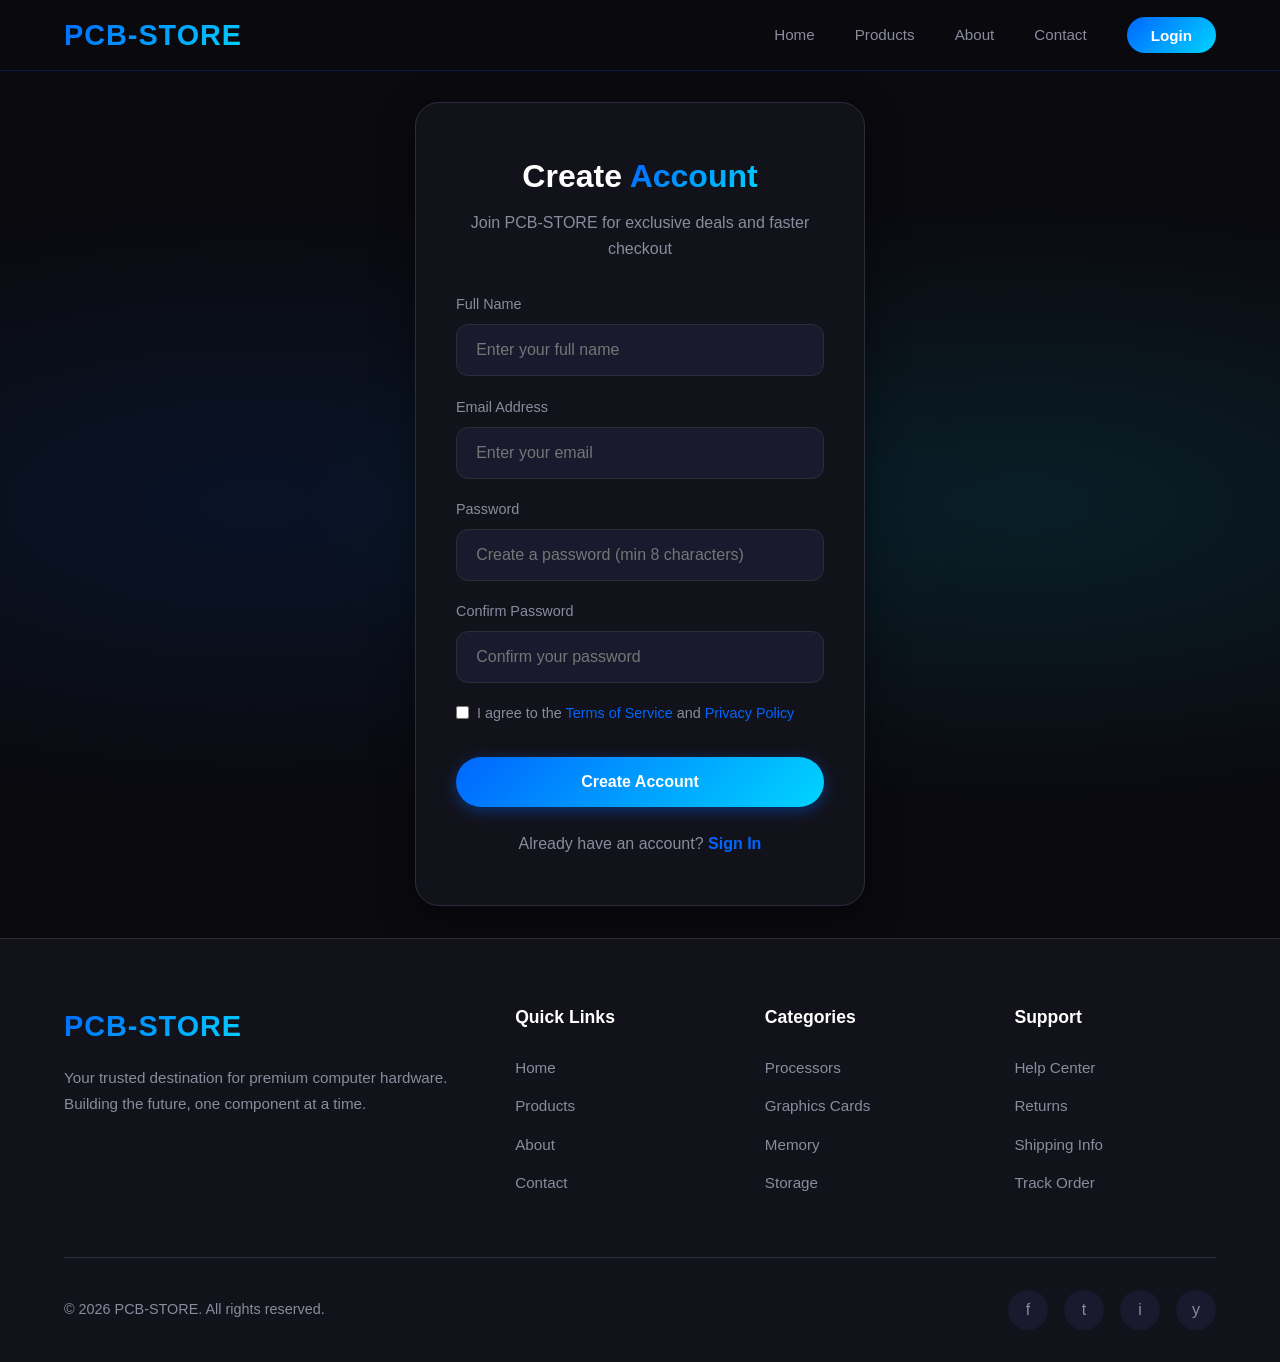
<file: register.html>
<!DOCTYPE html>
<html lang="en">
<head>
    <meta charset="UTF-8">
    <meta name="viewport" content="width=device-width, initial-scale=1.0">
    <title>Register | PCB-STORE</title>
    <link rel="stylesheet" href="css/style.css">
</head>
<body>
    <!-- Navigation -->
    <nav class="navbar">
        <div class="nav-container">
            <a href="index.html" class="logo">PCB-STORE</a>
            <ul class="nav-menu" id="navMenu">
                <li><a href="index.html">Home</a></li>
                <li><a href="products.html">Products</a></li>
                <li><a href="about.html">About</a></li>
                <li><a href="contact.html">Contact</a></li>
                <li><a href="login.html" class="btn-login">Login</a></li>
            </ul>
            <div class="hamburger" id="hamburger">
                <span></span>
                <span></span>
                <span></span>
            </div>
        </div>
    </nav>

    <main class="auth-section">
        <div class="auth-container">
            <div class="auth-card">
                <div class="auth-header">
                    <h2>Create <span>Account</span></h2>
                    <p>Join PCB-STORE for exclusive deals and faster checkout</p>
                </div>
                <form class="auth-form" action="#" method="POST">
                    <div class="form-group">
                        <label for="fullname">Full Name</label>
                        <input type="text" id="fullname" name="fullname" placeholder="Enter your full name" required>
                    </div>
                    <div class="form-group">
                        <label for="email">Email Address</label>
                        <input type="email" id="email" name="email" placeholder="Enter your email" required>
                    </div>
                    <div class="form-group">
                        <label for="password">Password</label>
                        <input type="password" id="password" name="password" placeholder="Create a password (min 8 characters)" required minlength="8">
                    </div>
                    <div class="form-group">
                        <label for="confirm-password">Confirm Password</label>
                        <input type="password" id="confirm-password" name="confirm-password" placeholder="Confirm your password" required minlength="8">
                    </div>
                    <div style="margin-bottom: 1rem;">
                        <label style="display: flex; align-items: flex-start; gap: 0.5rem; color: var(--gray); font-size: 0.9rem; cursor: pointer;">
                            <input type="checkbox" required style="width: auto; margin-top: 0.2rem; cursor: pointer;">
                            <span>I agree to the <a href="#" style="color: var(--primary-color);">Terms of Service</a> and <a href="#" style="color: var(--primary-color);">Privacy Policy</a></span>
                        </label>
                    </div>
                    <button type="submit" class="btn btn-primary">Create Account</button>
                </form>
                <div class="auth-footer">
                    <p>Already have an account? <a href="login.html">Sign In</a></p>
                </div>
            </div>
        </div>
    </main>

    <!-- Footer -->
    <footer class="footer">
        <div class="footer-container">
            <div class="footer-top">
                <div class="footer-brand">
                    <a href="index.html" class="logo">PCB-STORE</a>
                    <p>Your trusted destination for premium computer hardware. Building the future, one component at a time.</p>
                </div>
                <div class="footer-links">
                    <h4>Quick Links</h4>
                    <ul>
                        <li><a href="index.html">Home</a></li>
                        <li><a href="products.html">Products</a></li>
                        <li><a href="about.html">About</a></li>
                        <li><a href="contact.html">Contact</a></li>
                    </ul>
                </div>
                <div class="footer-links">
                    <h4>Categories</h4>
                    <ul>
                        <li><a href="products.html">Processors</a></li>
                        <li><a href="products.html">Graphics Cards</a></li>
                        <li><a href="products.html">Memory</a></li>
                        <li><a href="products.html">Storage</a></li>
                    </ul>
                </div>
                <div class="footer-links">
                    <h4>Support</h4>
                    <ul>
                        <li><a href="contact.html">Help Center</a></li>
                        <li><a href="contact.html">Returns</a></li>
                        <li><a href="contact.html">Shipping Info</a></li>
                        <li><a href="contact.html">Track Order</a></li>
                    </ul>
                </div>
            </div>
            <div class="footer-bottom">
                <p>&copy; 2026 PCB-STORE. All rights reserved.</p>
                <div class="social-links">
                    <a href="#" aria-label="Facebook">f</a>
                    <a href="#" aria-label="Twitter">t</a>
                    <a href="#" aria-label="Instagram">i</a>
                    <a href="#" aria-label="YouTube">y</a>
                </div>
            </div>
        </div>
    </footer>

    <!-- Mobile Menu Toggle -->
    <script>
        const hamburger = document.getElementById('hamburger');
        const navMenu = document.getElementById('navMenu');

        hamburger.addEventListener('click', () => {
            navMenu.classList.toggle('active');
        });

        document.querySelectorAll('.nav-menu a').forEach(link => {
            link.addEventListener('click', () => {
                navMenu.classList.remove('active');
            });
        });

        // Simple password match validation
        document.querySelector('.auth-form').addEventListener('submit', function(e) {
            const password = document.getElementById('password').value;
            const confirmPassword = document.getElementById('confirm-password').value;
            
            if (password !== confirmPassword) {
                e.preventDefault();
                alert('Passwords do not match!');
            }
        });
    </script>
</body>
</html>
</file>
<file: css/style.css>
/* PCB-STORE E-Commerce Styles */

/* CSS Variables - Tech Theme */
:root {
    --primary-color: #0066ff;
    --primary-dark: #004bbd;
    --primary-light: #4d94ff;
    --secondary-color: #00d4ff;
    --dark-bg: #0a0a0f;
    --dark-card: #12121a;
    --dark-surface: #1a1a2e;
    --white: #ffffff;
    --light-gray: #f5f5f7;
    --gray: #8b8b9e;
    --dark-gray: #2d2d3a;
    --success: #00c853;
    --error: #ff1744;
    --gradient-tech: linear-gradient(135deg, #0066ff 0%, #00d4ff 100%);
    --shadow-glow: 0 0 30px rgba(0, 102, 255, 0.3);
    --shadow-card: 0 10px 40px rgba(0, 0, 0, 0.4);
    --transition: all 0.3s cubic-bezier(0.4, 0, 0.2, 1);
}

/* Reset & Base */
* {
    margin: 0;
    padding: 0;
    box-sizing: border-box;
}

html {
    scroll-behavior: smooth;
}

body {
    font-family: 'Segoe UI', Tahoma, Geneva, Verdana, sans-serif;
    background-color: var(--dark-bg);
    color: var(--white);
    line-height: 1.6;
    min-height: 100vh;
    display: flex;
    flex-direction: column;
}

a {
    text-decoration: none;
    color: inherit;
    transition: var(--transition);
}

img {
    max-width: 100%;
    height: auto;
    display: block;
}

/* Navigation */
.navbar {
    position: fixed;
    top: 0;
    left: 0;
    right: 0;
    z-index: 1000;
    background: rgba(10, 10, 15, 0.95);
    backdrop-filter: blur(20px);
    border-bottom: 1px solid rgba(0, 102, 255, 0.2);
    padding: 0 5%;
}

.nav-container {
    max-width: 1400px;
    margin: 0 auto;
    display: flex;
    justify-content: space-between;
    align-items: center;
    height: 70px;
}

.logo {
    font-size: 1.8rem;
    font-weight: 700;
    background: var(--gradient-tech);
    -webkit-background-clip: text;
    -webkit-text-fill-color: transparent;
    background-clip: text;
    letter-spacing: 1px;
}

.logo span {
    color: var(--white);
    -webkit-text-fill-color: var(--white);
}

.nav-menu {
    display: flex;
    list-style: none;
    gap: 2.5rem;
    align-items: center;
}

.nav-menu a {
    color: var(--gray);
    font-weight: 500;
    font-size: 0.95rem;
    position: relative;
}

.nav-menu a:hover,
.nav-menu a.active {
    color: var(--white);
}

.nav-menu a::after {
    content: '';
    position: absolute;
    bottom: -5px;
    left: 0;
    width: 0;
    height: 2px;
    background: var(--gradient-tech);
    transition: var(--transition);
}

.nav-menu a:hover::after,
.nav-menu a.active::after {
    width: 100%;
}

.nav-menu .btn-login {
    background: var(--gradient-tech);
    color: var(--white);
    padding: 0.6rem 1.5rem;
    border-radius: 25px;
    font-weight: 600;
}

.nav-menu .btn-login:hover {
    transform: translateY(-2px);
    box-shadow: var(--shadow-glow);
}

.nav-menu .btn-login::after {
    display: none;
}

/* Hamburger Menu */
.hamburger {
    display: none;
    flex-direction: column;
    cursor: pointer;
    gap: 5px;
}

.hamburger span {
    width: 25px;
    height: 2px;
    background: var(--white);
    transition: var(--transition);
}

/* Main Content */
main {
    margin-top: 70px;
    flex: 1;
}

/* Hero Section */
.hero {
    min-height: calc(100vh - 70px);
    display: flex;
    align-items: center;
    justify-content: center;
    background: 
        radial-gradient(ellipse at 20% 50%, rgba(0, 102, 255, 0.15) 0%, transparent 50%),
        radial-gradient(ellipse at 80% 20%, rgba(0, 212, 255, 0.1) 0%, transparent 40%),
        var(--dark-bg);
    position: relative;
    overflow: hidden;
    padding: 2rem 5%;
}

.hero::before {
    content: '';
    position: absolute;
    top: 0;
    left: 0;
    right: 0;
    bottom: 0;
    background: url("data:image/svg+xml,%3Csvg width='60' height='60' viewBox='0 0 60 60' xmlns='http://www.w3.org/2000/svg'%3E%3Cg fill='none' fill-rule='evenodd'%3E%3Cg fill='%230066ff' fill-opacity='0.05'%3E%3Cpath d='M36 34v-4h-2v4h-4v2h4v4h2v-4h4v-2h-4zm0-30V0h-2v4h-4v2h4v4h2V6h4V4h-4zM6 34v-4H4v4H0v2h4v4h2v-4h4v-2H6zM6 4V0H4v4H0v2h4v4h2V6h4V4H6z'/%3E%3C/g%3E%3C/g%3E%3C/svg%3E");
    opacity: 0.5;
}

.hero-content {
    max-width: 1400px;
    width: 100%;
    display: grid;
    grid-template-columns: 1fr 1fr;
    gap: 4rem;
    align-items: center;
    position: relative;
    z-index: 1;
}

.hero-text h1 {
    font-size: 3.5rem;
    font-weight: 800;
    line-height: 1.2;
    margin-bottom: 1.5rem;
}

.hero-text h1 .gradient {
    background: var(--gradient-tech);
    -webkit-background-clip: text;
    -webkit-text-fill-color: transparent;
    background-clip: text;
}

.hero-text p {
    font-size: 1.2rem;
    color: var(--gray);
    margin-bottom: 2rem;
    max-width: 500px;
}

.hero-buttons {
    display: flex;
    gap: 1rem;
    flex-wrap: wrap;
}

.btn {
    display: inline-flex;
    align-items: center;
    justify-content: center;
    padding: 1rem 2.5rem;
    border-radius: 50px;
    font-weight: 600;
    font-size: 1rem;
    transition: var(--transition);
    border: none;
    cursor: pointer;
}

.btn-primary {
    background: var(--gradient-tech);
    color: var(--white);
    box-shadow: 0 4px 15px rgba(0, 102, 255, 0.4);
}

.btn-primary:hover {
    transform: translateY(-3px);
    box-shadow: var(--shadow-glow);
}

.btn-secondary {
    background: transparent;
    color: var(--white);
    border: 2px solid var(--primary-color);
}

.btn-secondary:hover {
    background: var(--primary-color);
    transform: translateY(-3px);
}

.hero-image {
    display: flex;
    justify-content: center;
    align-items: center;
    position: relative;
}

.hero-image::before {
    content: '';
    position: absolute;
    width: 400px;
    height: 400px;
    background: var(--gradient-tech);
    border-radius: 50%;
    filter: blur(100px);
    opacity: 0.3;
    animation: pulse 4s ease-in-out infinite;
}

@keyframes pulse {
    0%, 100% { transform: scale(1); opacity: 0.3; }
    50% { transform: scale(1.1); opacity: 0.5; }
}

.hero-image img {
    max-width: 100%;
    animation: float 6s ease-in-out infinite;
    filter: drop-shadow(0 20px 40px rgba(0, 102, 255, 0.3));
}

@keyframes float {
    0%, 100% { transform: translateY(0); }
    50% { transform: translateY(-20px); }
}

/* Section Styles */
.section {
    padding: 5rem 5%;
}

.section-header {
    text-align: center;
    margin-bottom: 3rem;
}

.section-header h2 {
    font-size: 2.5rem;
    font-weight: 700;
    margin-bottom: 1rem;
}

.section-header h2 span {
    background: var(--gradient-tech);
    -webkit-background-clip: text;
    -webkit-text-fill-color: transparent;
    background-clip: text;
}

.section-header p {
    color: var(--gray);
    font-size: 1.1rem;
    max-width: 600px;
    margin: 0 auto;
}

/* Products Grid */
.products-grid {
    max-width: 1400px;
    margin: 0 auto;
    display: grid;
    grid-template-columns: repeat(auto-fit, minmax(280px, 1fr));
    gap: 0.5rem;
}

.product-card {
    background: var(--dark-card);
    border-radius: 20px;
    overflow: hidden;
    border: 1px solid var(--dark-gray);
    transition: var(--transition);
    position: relative;
}

.product-card:hover {
    transform: translateY(-10px);
    border-color: var(--primary-color);
    box-shadow: var(--shadow-card), 0 0 30px rgba(0, 102, 255, 0.2);
}

.product-image {
    position: relative;
    height: 220px;
    background: var(--dark-surface);
    display: flex;
    align-items: center;
    justify-content: center;
    overflow: hidden;
}

.product-image img {
    max-height: 90%;
    max-width: 90%;
    width: auto;
    height: auto;
    object-fit: contain;
    transition: var(--transition);
}

.product-image .svg-product {
    max-height: 80%;
    max-width: 80%;
}

.product-card:hover .product-image img {
    transform: scale(1.1);
}

.product-badge {
    position: absolute;
    top: 15px;
    left: 15px;
    background: var(--gradient-tech);
    color: var(--white);
    padding: 0.4rem 1rem;
    border-radius: 20px;
    font-size: 0.8rem;
    font-weight: 600;
}

.product-info {
    padding: 1.5rem;
}

.product-info h3 {
    font-size: 1.1rem;
    font-weight: 600;
    margin-bottom: 0.5rem;
    white-space: nowrap;
    overflow: hidden;
    text-overflow: ellipsis;
}

.product-info .category {
    color: var(--gray);
    font-size: 0.85rem;
    margin-bottom: 0.8rem;
}

.product-price {
    display: flex;
    align-items: center;
    gap: 0.8rem;
    margin-bottom: 1rem;
}

.current-price {
    font-size: 1.4rem;
    font-weight: 700;
    color: var(--primary-color);
}

.original-price {
    font-size: 1rem;
    color: var(--gray);
    text-decoration: line-through;
}

.btn-add-cart {
    width: 100%;
    padding: 0.9rem;
    background: var(--dark-surface);
    color: var(--white);
    border: 1px solid var(--primary-color);
    border-radius: 12px;
    font-weight: 600;
    cursor: pointer;
    transition: var(--transition);
    display: flex;
    align-items: center;
    justify-content: center;
    gap: 0.5rem;
}

.btn-add-cart:hover {
    background: var(--gradient-tech);
    border-color: transparent;
    transform: translateY(-2px);
}

/* Features Section */
.features {
    background: var(--dark-card);
}

.features-grid {
    max-width: 1400px;
    margin: 0 auto;
    display: grid;
    grid-template-columns: repeat(auto-fit, minmax(250px, 1fr));
    gap: 2rem;
}

.feature-card {
    text-align: center;
    padding: 2.5rem 1.5rem;
    background: var(--dark-surface);
    border-radius: 20px;
    border: 1px solid var(--dark-gray);
    transition: var(--transition);
}

.feature-card:hover {
    border-color: var(--primary-color);
    transform: translateY(-5px);
    box-shadow: 0 10px 30px rgba(0, 102, 255, 0.2);
}

.feature-icon {
    width: 70px;
    height: 70px;
    background: var(--gradient-tech);
    border-radius: 50%;
    display: flex;
    align-items: center;
    justify-content: center;
    margin: 0 auto 1.5rem;
    font-size: 1.8rem;
}

.feature-card h3 {
    font-size: 1.2rem;
    margin-bottom: 0.8rem;
}

.feature-card p {
    color: var(--gray);
    font-size: 0.95rem;
}

/* About Page Styles */
.about-hero {
    min-height: 50vh;
    display: flex;
    align-items: center;
    justify-content: center;
    text-align: center;
    background: 
        radial-gradient(ellipse at 50% 50%, rgba(0, 102, 255, 0.1) 0%, transparent 50%),
        var(--dark-bg);
    padding: 4rem 5%;
}

.about-hero h1 {
    font-size: 3rem;
    margin-bottom: 1rem;
}

.about-hero h1 span {
    background: var(--gradient-tech);
    -webkit-background-clip: text;
    -webkit-text-fill-color: transparent;
    background-clip: text;
}

.about-content {
    max-width: 1000px;
    margin: 0 auto;
}

.about-content p {
    color: var(--gray);
    font-size: 1.1rem;
    margin-bottom: 2rem;
    text-align: center;
}

.about-grid {
    display: grid;
    grid-template-columns: repeat(auto-fit, minmax(300px, 1fr));
    gap: 2rem;
    margin-top: 3rem;
}

.about-card {
    background: var(--dark-card);
    padding: 2rem;
    border-radius: 15px;
    border: 1px solid var(--dark-gray);
    text-align: center;
}

.about-card h3 {
    color: var(--primary-color);
    margin-bottom: 1rem;
    font-size: 1.3rem;
}

.about-card p {
    color: var(--gray);
    margin: 0;
}

/* Contact Page Styles */
.contact-container {
    max-width: 1200px;
    margin: 0 auto;
    display: grid;
    grid-template-columns: 1fr 1fr;
    gap: 4rem;
}

.contact-form-wrapper {
    background: var(--dark-card);
    padding: 2.5rem;
    border-radius: 20px;
    border: 1px solid var(--dark-gray);
}

.contact-form-wrapper h2 {
    font-size: 1.8rem;
    margin-bottom: 1.5rem;
}

.contact-form-wrapper h2 span {
    background: var(--gradient-tech);
    -webkit-background-clip: text;
    -webkit-text-fill-color: transparent;
    background-clip: text;
}

.form-group {
    margin-bottom: 1.5rem;
}

.form-group label {
    display: block;
    margin-bottom: 0.5rem;
    color: var(--gray);
    font-size: 0.9rem;
}

.form-group input,
.form-group textarea {
    width: 100%;
    padding: 1rem 1.2rem;
    background: var(--dark-surface);
    border: 1px solid var(--dark-gray);
    border-radius: 12px;
    color: var(--white);
    font-size: 1rem;
    transition: var(--transition);
    font-family: inherit;
}

.form-group input:focus,
.form-group textarea:focus {
    outline: none;
    border-color: var(--primary-color);
    box-shadow: 0 0 15px rgba(0, 102, 255, 0.2);
}

.form-group textarea {
    min-height: 150px;
    resize: vertical;
}

.contact-info-wrapper {
    display: flex;
    flex-direction: column;
    gap: 2rem;
}

.contact-info-card {
    background: var(--dark-card);
    padding: 2rem;
    border-radius: 20px;
    border: 1px solid var(--dark-gray);
    transition: var(--transition);
}

.contact-info-card:hover {
    border-color: var(--primary-color);
    transform: translateX(10px);
}

.contact-info-card h3 {
    font-size: 1.3rem;
    margin-bottom: 1.5rem;
}

.contact-info-card h3 span {
    background: var(--gradient-tech);
    -webkit-background-clip: text;
    -webkit-text-fill-color: transparent;
    background-clip: text;
}

.info-item {
    display: flex;
    align-items: flex-start;
    gap: 1rem;
    margin-bottom: 1.2rem;
}

.info-icon {
    width: 45px;
    height: 45px;
    background: var(--dark-surface);
    border-radius: 12px;
    display: flex;
    align-items: center;
    justify-content: center;
    color: var(--primary-color);
    font-size: 1.2rem;
    flex-shrink: 0;
}

.info-content h4 {
    font-size: 0.95rem;
    margin-bottom: 0.3rem;
}

.info-content p {
    color: var(--gray);
    font-size: 0.9rem;
}

/* Auth Pages (Login & Register) */
.auth-section {
    min-height: calc(100vh - 70px);
    display: flex;
    align-items: center;
    justify-content: center;
    padding: 2rem 5%;
    background: 
        radial-gradient(ellipse at 20% 50%, rgba(0, 102, 255, 0.1) 0%, transparent 50%),
        radial-gradient(ellipse at 80% 50%, rgba(0, 212, 255, 0.1) 0%, transparent 50%),
        var(--dark-bg);
}

.auth-container {
    width: 100%;
    max-width: 450px;
}

.auth-card {
    background: var(--dark-card);
    padding: 3rem 2.5rem;
    border-radius: 24px;
    border: 1px solid var(--dark-gray);
    box-shadow: var(--shadow-card);
}

.auth-header {
    text-align: center;
    margin-bottom: 2rem;
}

.auth-header h2 {
    font-size: 2rem;
    margin-bottom: 0.5rem;
}

.auth-header h2 span {
    background: var(--gradient-tech);
    -webkit-background-clip: text;
    -webkit-text-fill-color: transparent;
    background-clip: text;
}

.auth-header p {
    color: var(--gray);
}

.auth-form .form-group {
    margin-bottom: 1.2rem;
}

.auth-form .btn {
    width: 100%;
    margin-top: 1rem;
}

.auth-footer {
    text-align: center;
    margin-top: 1.5rem;
    color: var(--gray);
}

.auth-footer a {
    color: var(--primary-color);
    font-weight: 600;
}

.auth-footer a:hover {
    text-decoration: underline;
}

/* Footer */
.footer {
    background: var(--dark-card);
    border-top: 1px solid var(--dark-gray);
    padding: 4rem 5% 2rem;
}

.footer-container {
    max-width: 1400px;
    margin: 0 auto;
}

.footer-top {
    display: grid;
    grid-template-columns: 2fr 1fr 1fr 1fr;
    gap: 3rem;
    margin-bottom: 3rem;
}

.footer-brand .logo {
    margin-bottom: 1rem;
    display: inline-block;
}

.footer-brand p {
    color: var(--gray);
    font-size: 0.95rem;
    line-height: 1.7;
}

.footer-links h4 {
    font-size: 1.1rem;
    margin-bottom: 1.5rem;
    color: var(--white);
}

.footer-links ul {
    list-style: none;
}

.footer-links li {
    margin-bottom: 0.8rem;
}

.footer-links a {
    color: var(--gray);
    font-size: 0.95rem;
    transition: var(--transition);
}

.footer-links a:hover {
    color: var(--primary-color);
    padding-left: 5px;
}

.footer-bottom {
    display: flex;
    justify-content: space-between;
    align-items: center;
    padding-top: 2rem;
    border-top: 1px solid var(--dark-gray);
}

.footer-bottom p {
    color: var(--gray);
    font-size: 0.9rem;
}

.social-links {
    display: flex;
    gap: 1rem;
}

.social-links a {
    width: 40px;
    height: 40px;
    background: var(--dark-surface);
    border-radius: 50%;
    display: flex;
    align-items: center;
    justify-content: center;
    color: var(--gray);
    transition: var(--transition);
}

.social-links a:hover {
    background: var(--gradient-tech);
    color: var(--white);
    transform: translateY(-3px);
}

/* Responsive Design */
@media (max-width: 1024px) {
    .hero-content {
        grid-template-columns: 1fr;
        text-align: center;
    }

    .hero-text p {
        margin: 0 auto 2rem;
    }

    .hero-buttons {
        justify-content: center;
    }

    .hero-image {
        order: -1;
    }

    .contact-container {
        grid-template-columns: 1fr;
    }

    .footer-top {
        grid-template-columns: 1fr 1fr;
    }
}

@media (max-width: 768px) {
    .hamburger {
        display: flex;
    }

    .nav-menu {
        position: fixed;
        top: 70px;
        left: 0;
        right: 0;
        background: var(--dark-bg);
        flex-direction: column;
        padding: 2rem;
        gap: 1.5rem;
        border-bottom: 1px solid var(--dark-gray);
        transform: translateY(-150%);
        opacity: 0;
        transition: var(--transition);
    }

    .nav-menu.active {
        transform: translateY(0);
        opacity: 1;
    }

    .hero-text h1 {
        font-size: 2.5rem;
    }

    .section-header h2 {
        font-size: 2rem;
    }

    .products-grid {
        grid-template-columns: repeat(auto-fit, minmax(250px, 1fr));
    }

    .footer-top {
        grid-template-columns: 1fr;
        text-align: center;
    }

    .footer-bottom {
        flex-direction: column;
        gap: 1rem;
    }

    .about-hero h1 {
        font-size: 2rem;
    }
}

@media (max-width: 480px) {
    .hero-text h1 {
        font-size: 2rem;
    }

    .hero-text p {
        font-size: 1rem;
    }

    .btn {
        padding: 0.8rem 1.8rem;
        font-size: 0.9rem;
    }

    .auth-card {
        padding: 2rem 1.5rem;
    }

    .contact-form-wrapper {
        padding: 1.5rem;
    }
}

/* Utility Classes */
.text-center {
    text-align: center;
}

.mb-1 { margin-bottom: 0.5rem; }
.mb-2 { margin-bottom: 1rem; }
.mb-3 { margin-bottom: 1.5rem; }
.mb-4 { margin-bottom: 2rem; }

.mt-1 { margin-top: 0.5rem; }
.mt-2 { margin-top: 1rem; }
.mt-3 { margin-top: 1.5rem; }
.mt-4 { margin-top: 2rem; }
</file>
